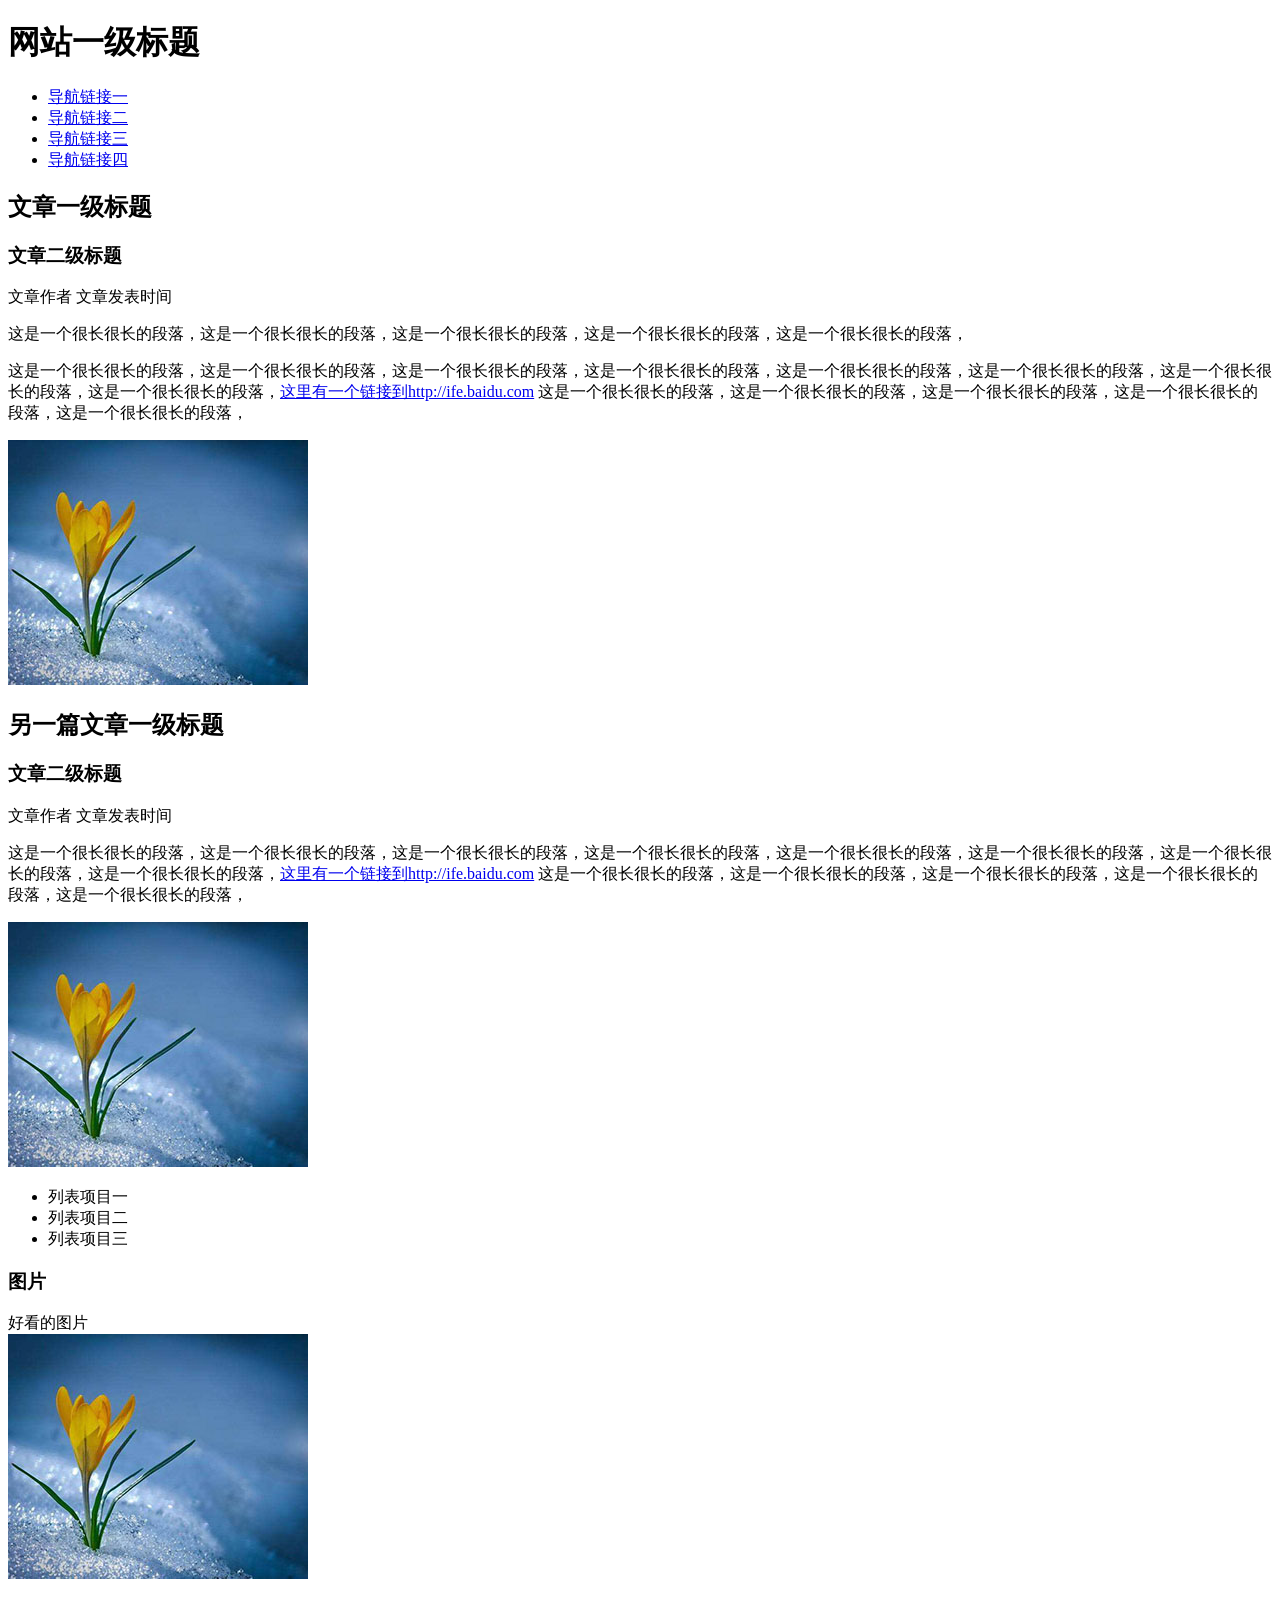
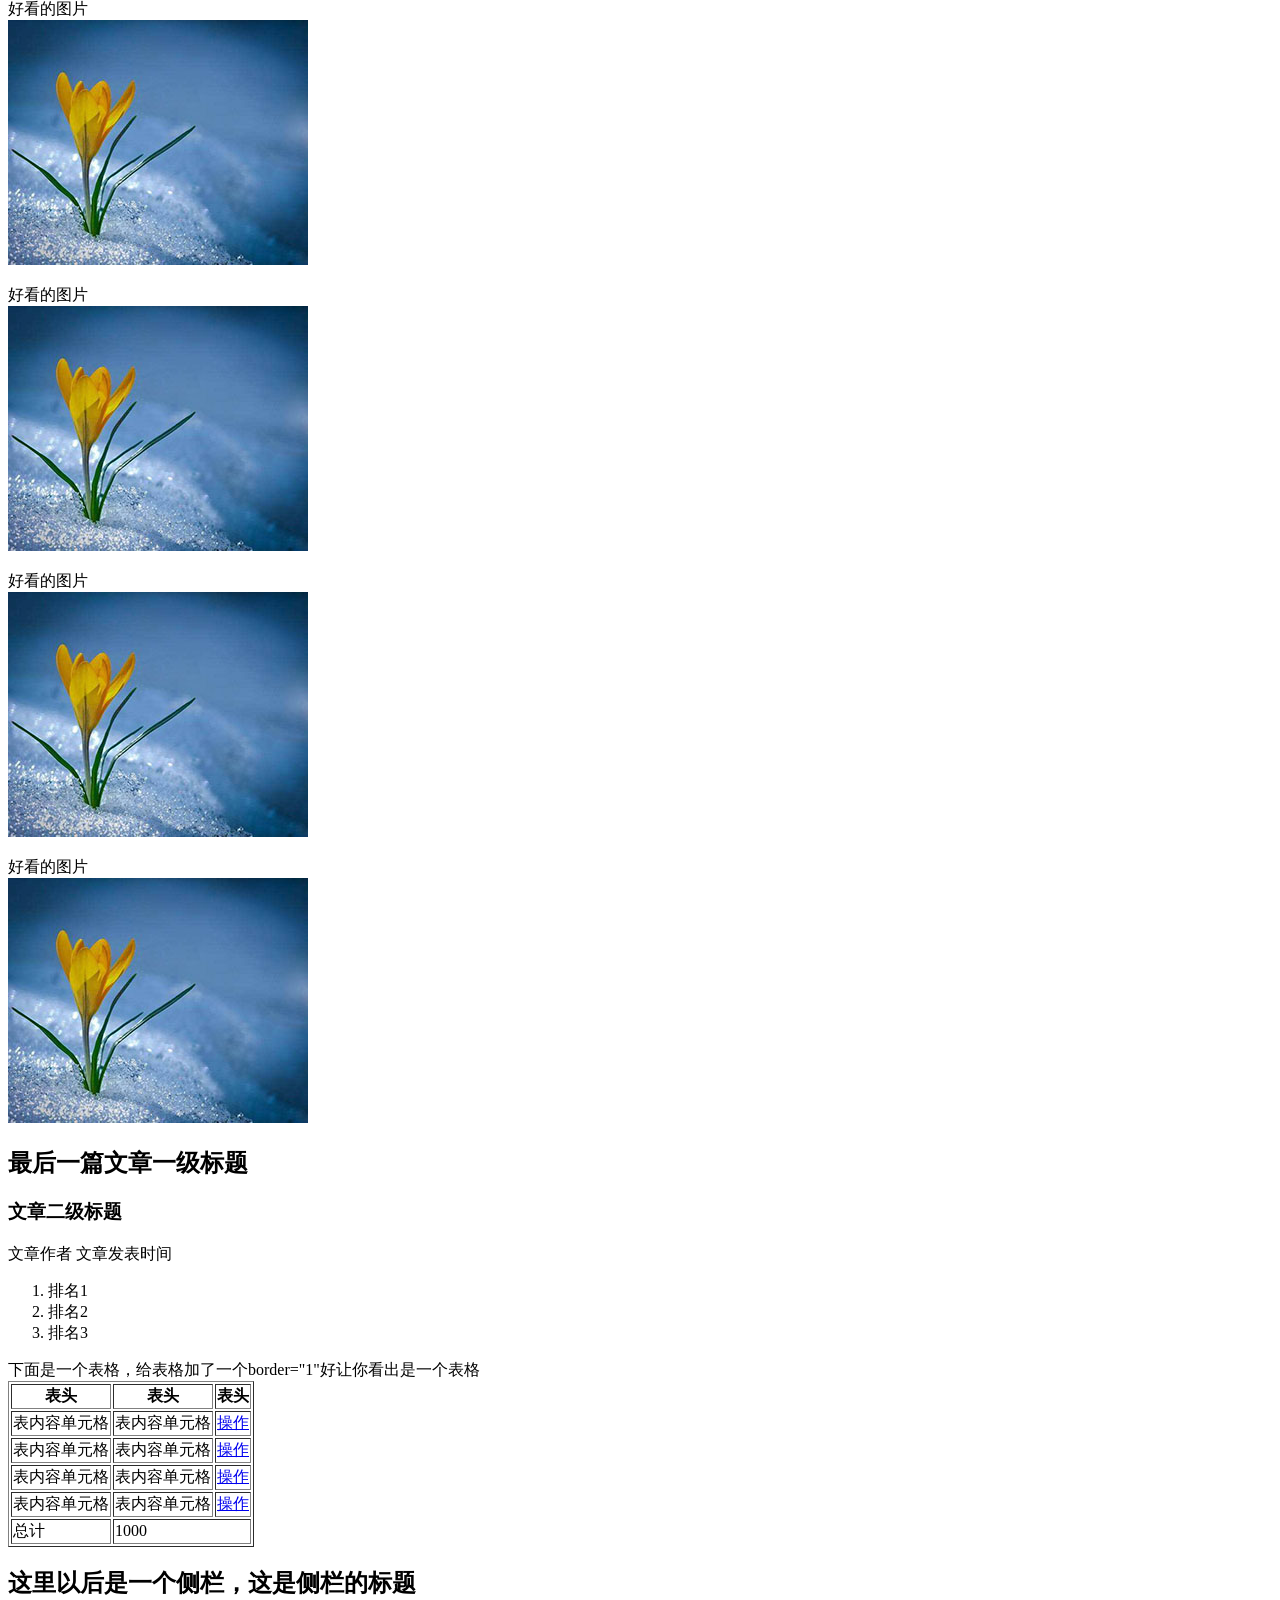
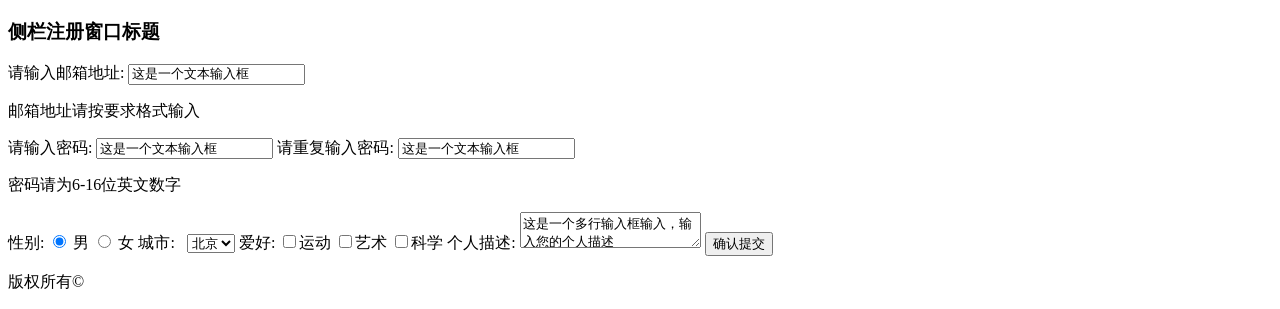
<file: xiaowei/Task1/index.html>
<!DOCTYPE html>
<html lang="en">
<head>
	<meta charset="UTF-8">
	<title>网站</title>
</head>
<body>
<div id="main">
	<h1>网站一级标题</h1>
	<ul>
		<li><a href="#">导航链接一</a></li>
		<li><a href="#">导航链接二</a></li>
		<li><a href="#">导航链接三</a></li>
		<li><a href="#">导航链接四</a></li>
	</ul>
	<section>
		<article>
			<h2>文章一级标题</h2>
			<h3>文章二级标题</h3>
			<span>文章作者 文章发表时间</span>
			<p>这是一个很长很长的段落，这是一个很长很长的段落，这是一个很长很长的段落，这是一个很长很长的段落，这是一个很长很长的段落，</p>
			<p>这是一个很长很长的段落，这是一个很长很长的段落，这是一个很长很长的段落，这是一个很长很长的段落，这是一个很长很长的段落，这是一个很长很长的段落，这是一个很长很长的段落，这是一个很长很长的段落，<a href="http://ife.baidu.com">这里有一个链接到http://ife.baidu.com</a> 这是一个很长很长的段落，这是一个很长很长的段落，这是一个很长很长的段落，这是一个很长很长的段落，这是一个很长很长的段落，</p>
			<img src="images/timg.jpg">
		</article>
	</section>
	<section>
		<article>
			<h2>另一篇文章一级标题</h2>
			<h3>文章二级标题</h3>
			<span>文章作者 文章发表时间</span>
			<p>这是一个很长很长的段落，这是一个很长很长的段落，这是一个很长很长的段落，这是一个很长很长的段落，这是一个很长很长的段落，这是一个很长很长的段落，这是一个很长很长的段落，这是一个很长很长的段落，<a href="http://ife.baidu.com">这里有一个链接到http://ife.baidu.com</a> 这是一个很长很长的段落，这是一个很长很长的段落，这是一个很长很长的段落，这是一个很长很长的段落，这是一个很长很长的段落，</p>
			<img src="images/timg.jpg">
			<ul>
				<li>列表项目一</li>
				<li>列表项目二</li>
				<li>列表项目三</li>
			</ul>
			<div id="img">
			<h1>图片</h1>
				<p>
					<span>好看的图片</span><br>
					<img src="images/timg.jpg">
				</p>
				<p>
					<span>好看的图片</span><br>
					<img src="images/timg.jpg">
				</p>
				<p>
					<span>好看的图片</span><br>
					<img src="images/timg.jpg">
				</p>
				<p>
					<span>好看的图片</span><br>
					<img src="images/timg.jpg">
				</p>
				<p>
					<span>好看的图片</span><br>
					<img src="images/timg.jpg">
				</p>
			</div>
		</article>
		<article>
			<h2>最后一篇文章一级标题</h2>
			<h3>文章二级标题</h3>
			<span>文章作者 文章发表时间</span>
			<ol>
				<li>排名1</li>
				<li>排名2</li>
				<li>排名3</li>
			</ol>
			<div>
				下面是一个表格，给表格加了一个border="1"好让你看出是一个表格
				<table border="1">
					<tr>
						<th>表头</th>
						<th>表头</th>
						<th>表头</th>
					</tr>
					<tr>
						<td>表内容单元格</td>
						<td>表内容单元格</td>
						<td><a href="#">操作</a></td>
					</tr>
					<tr>
						<td>表内容单元格</td>
						<td>表内容单元格</td>
						<td><a href="#">操作</a></td>
					</tr>
					<tr>
						<td>表内容单元格</td>
						<td>表内容单元格</td>
						<td><a href="#">操作</a></td>
					</tr>
					<tr>
						<td>表内容单元格</td>
						<td>表内容单元格</td>
						<td><a href="#">操作</a></td>
					</tr>
					<tr>
						<td>总计</td>
						<td colspan="2">1000</td>
					</tr>
				</table>
			</div>
		</article>
	</section>
	<div id="sidebar">
		<h2>这里以后是一个侧栏，这是侧栏的标题</h2>
		<h3>侧栏注册窗口标题</h3>
		<form>
			<p>
				<label>请输入邮箱地址: </label>
				<input type="text" value="这是一个文本输入框">
			</p>
			<p>
				邮箱地址请按要求格式输入
			</p>
			<p>
				<label>请输入密码: </label><input type="text" value="这是一个文本输入框">
				<label>请重复输入密码: </label><input type="text" value="这是一个文本输入框">
			</p>
			<p>密码请为6-16位英文数字</p>
		</form>
		<div>
			<label>性别: </label>
			<input type="radio" name="sex" checked="checked"> 男
			<input type="radio" name="sex"> 女 
			<label>城市: </label>&nbsp;
			<select>
				<option value="北京">北京</option>
				<option value="成都">成都</option>
				<option value="烟台">烟台</option>
			</select>
			<label>爱好:</label>
			<input type="checkbox" name="subject">运动
			<input type="checkbox" name="subject">艺术
			<input type="checkbox" name="subject">科学
			<label>个人描述: </label>
			<textarea name="comments">这是一个多行输入框输入，输入您的个人描述</textarea>
			<input type="submit" value="确认提交">
		</div>
	</div>
</div>
<div>
	<p>版权所有&copy;</p>
</div>
</body>
</html>
</file>
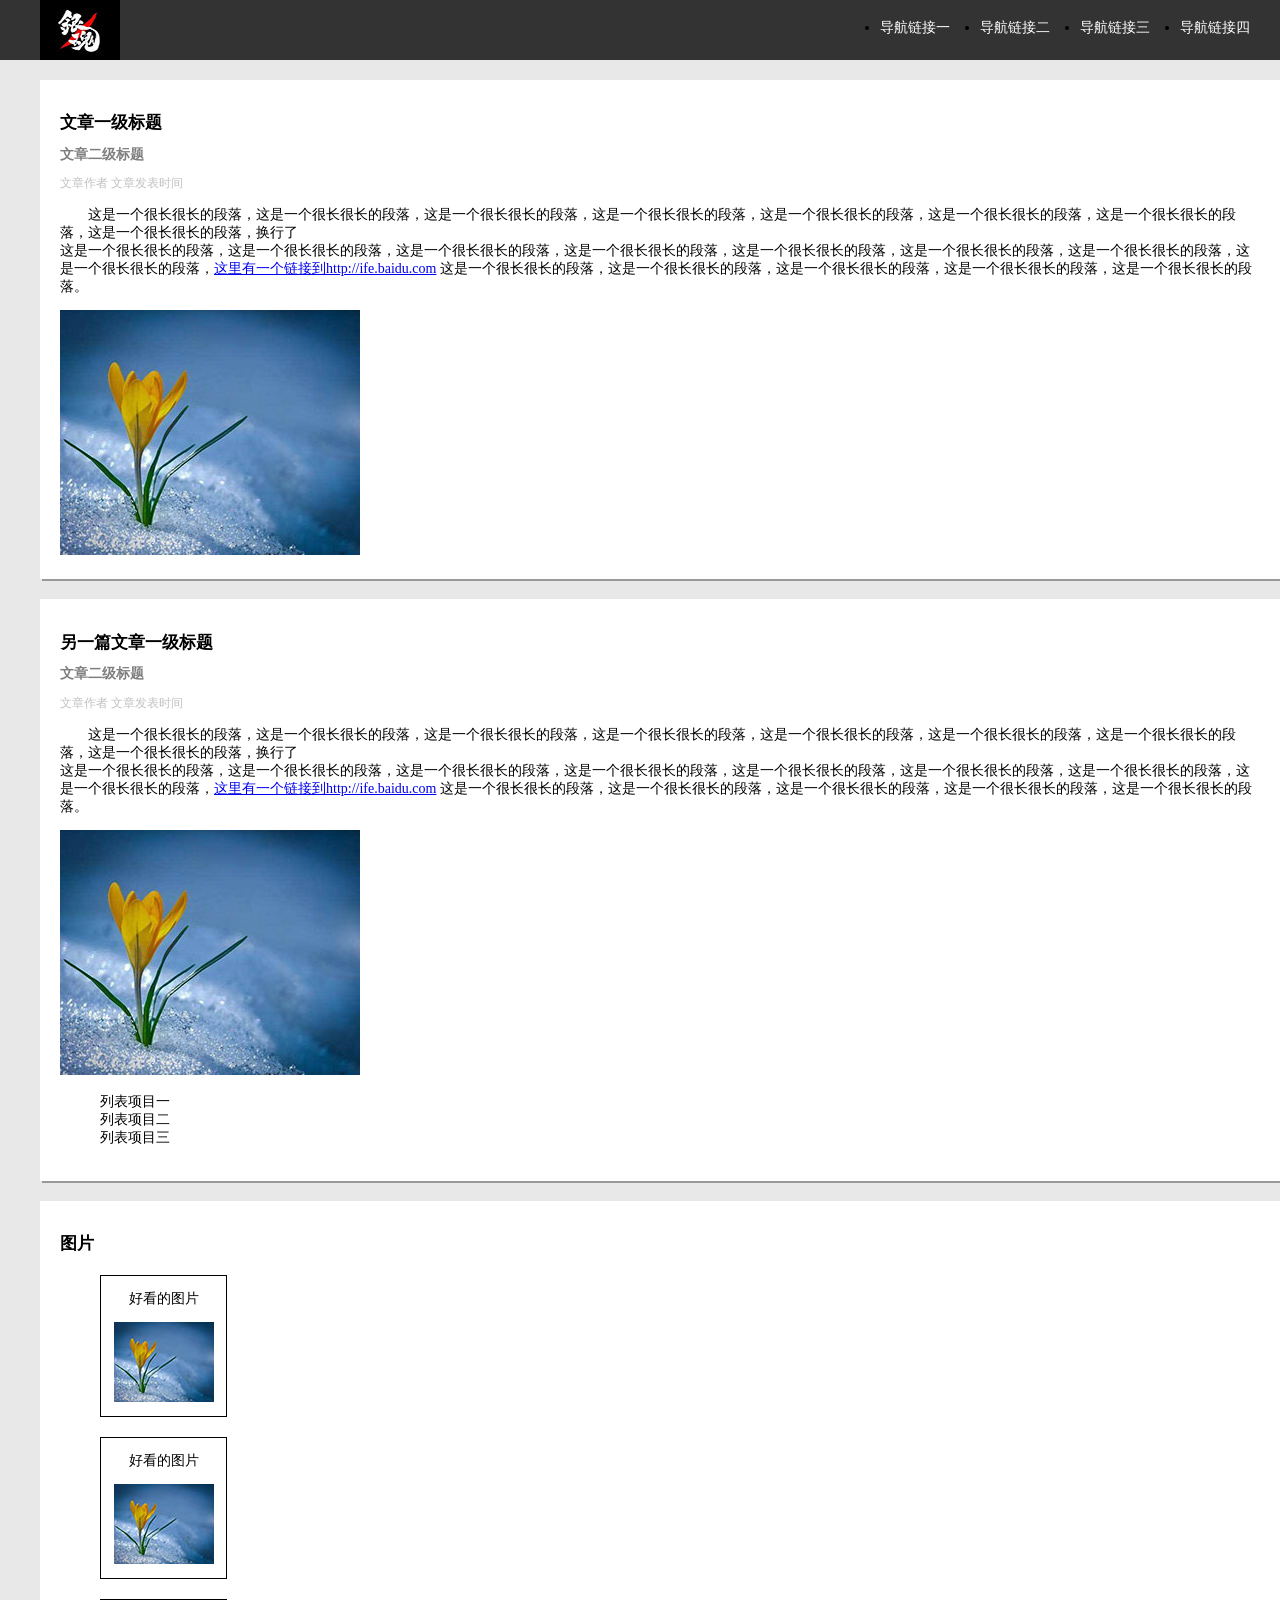
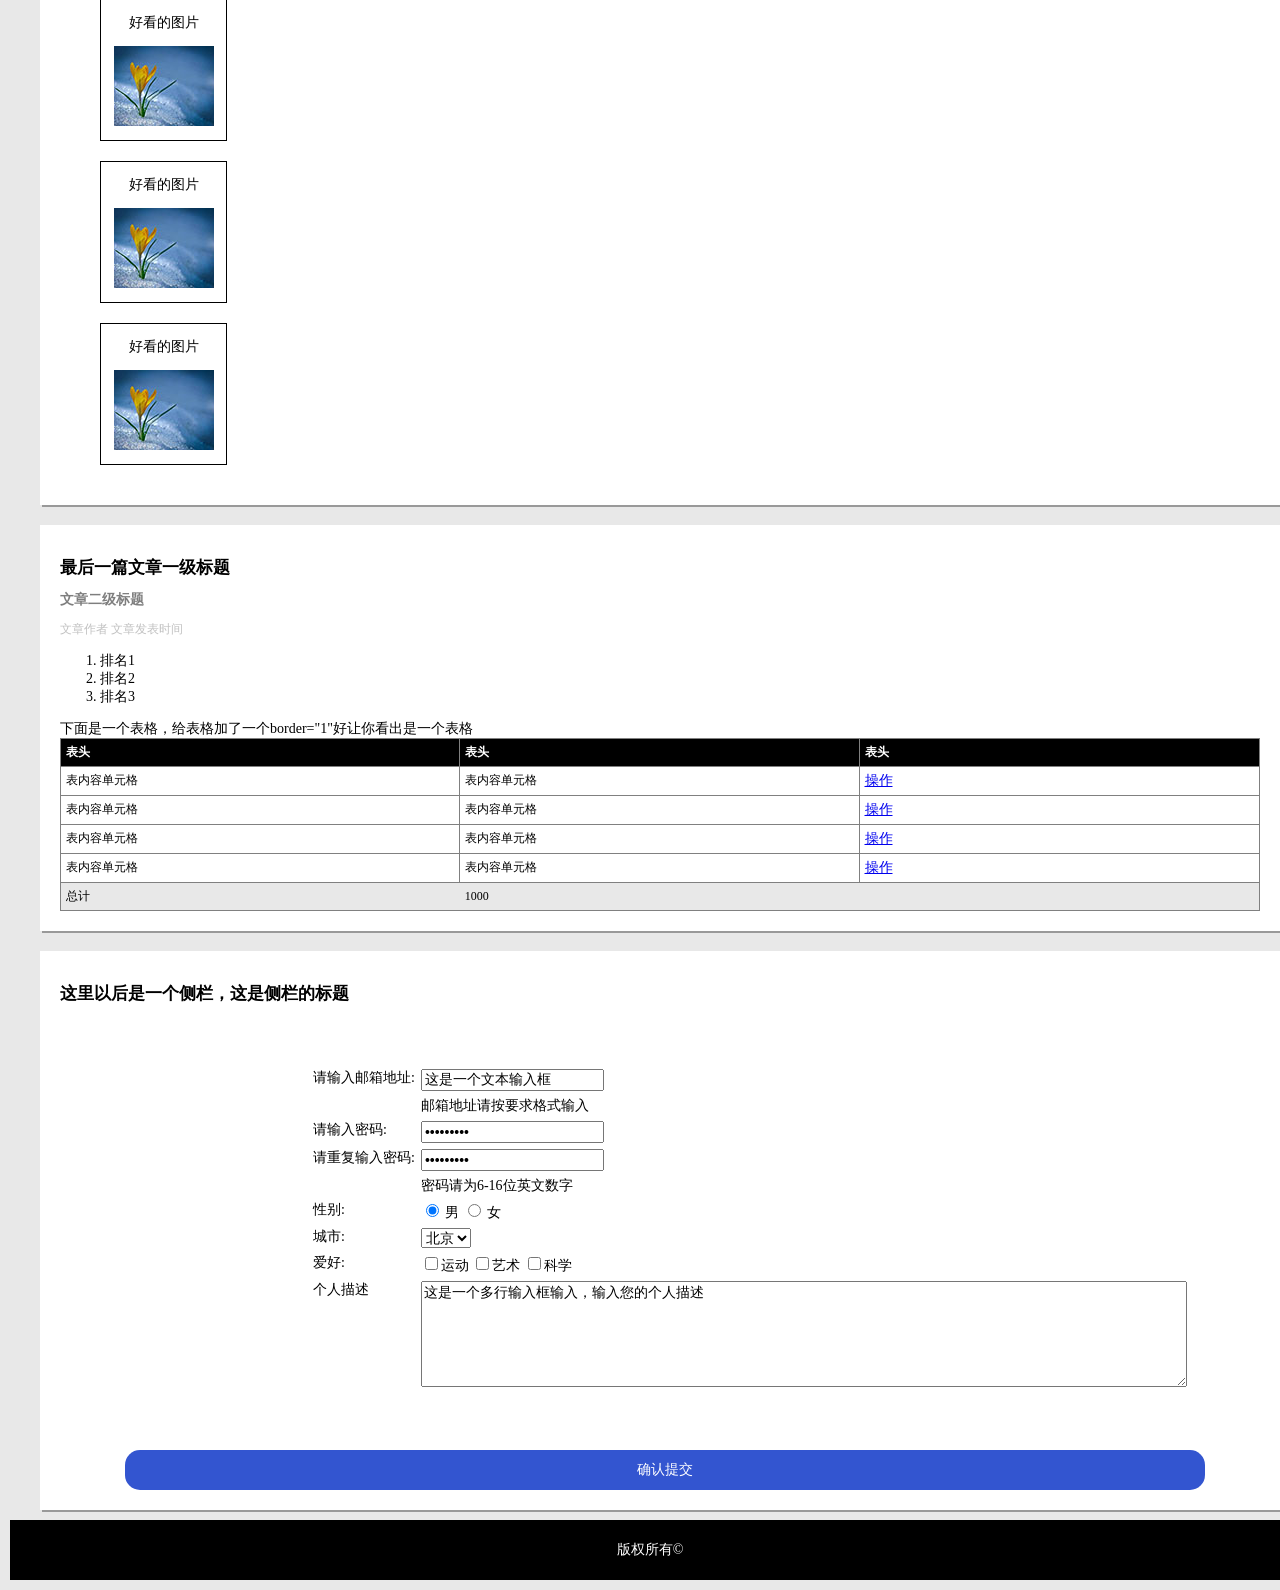
<file: xiaowei/Task2/index.html>
<!DOCTYPE html>
<html lang="en">
<head>
	<meta charset="UTF-8">
	<title>TASK2</title>
	<link rel="stylesheet" type="text/css" href="main.css">
</head>
<body>
<header>
<div id="nav">
	<div class="navMain">
		<div class="navLeft">
			<img src="images/yhLogo.jpg">
		</div>
		<div class="navRight">
		<ul>
			<li><a href="#">导航链接四</a></li>
			<li><a href="#">导航链接三</a></li>
			<li><a href="#">导航链接二</a></li>
			<li><a href="#">导航链接一</a></li>
		</ul>
		</div>
	</div>
</div>
</header>
<div id="main">
		<div class="art">
			<h1>文章一级标题</h1>
			<h2>文章二级标题</h2>
			<span class="author">文章作者 文章发表时间</span>
			<p class="indent">这是一个很长很长的段落，这是一个很长很长的段落，这是一个很长很长的段落，这是一个很长很长的段落，这是一个很长很长的段落，这是一个很长很长的段落，这是一个很长很长的段落，这是一个很长很长的段落，换行了<br>
			这是一个很长很长的段落，这是一个很长很长的段落，这是一个很长很长的段落，这是一个很长很长的段落，这是一个很长很长的段落，这是一个很长很长的段落，这是一个很长很长的段落，这是一个很长很长的段落，<a href="http://ife.baidu.com">这里有一个链接到http://ife.baidu.com</a> 这是一个很长很长的段落，这是一个很长很长的段落，这是一个很长很长的段落，这是一个很长很长的段落，这是一个很长很长的段落。</p>
			<img src="images/timg.jpg">
		</div>
		<div class="art">
			<h1>另一篇文章一级标题</h1>
			<h2>文章二级标题</h2>
			<span class="author">文章作者 文章发表时间</span>
			<p class="indent">这是一个很长很长的段落，这是一个很长很长的段落，这是一个很长很长的段落，这是一个很长很长的段落，这是一个很长很长的段落，这是一个很长很长的段落，这是一个很长很长的段落，这是一个很长很长的段落，换行了<br>这是一个很长很长的段落，这是一个很长很长的段落，这是一个很长很长的段落，这是一个很长很长的段落，这是一个很长很长的段落，这是一个很长很长的段落，这是一个很长很长的段落，这是一个很长很长的段落，<a href="http://ife.baidu.com">这里有一个链接到http://ife.baidu.com</a> 这是一个很长很长的段落，这是一个很长很长的段落，这是一个很长很长的段落，这是一个很长很长的段落，这是一个很长很长的段落。</p>
			<img src="images/timg.jpg">
			<ul>
				<li>列表项目一</li>
				<li>列表项目二</li>
				<li>列表项目三</li>
			</ul>
			
		</div>
		<div class="art">
			<h1>图片</h1>
			<div class="box">
				<div class="pic">
					<p>好看的图片</p>
					<img src="images/timg1.jpg">
				</div>
				<div class="pic">
					<p>好看的图片</p>
					<img src="images/timg1.jpg">
				</div>
				<div class="pic">
					<p>好看的图片</p>
					<img src="images/timg1.jpg">
				</div>
				<div class="pic">
					<p>好看的图片</p>
					<img src="images/timg1.jpg">
				</div>
				<div class="pic">
					<p>好看的图片</p>
					<img src="images/timg1.jpg">
				</div>
			</div>
		</div>
		<div class="art">
			<h1>最后一篇文章一级标题</h1>
			<h2>文章二级标题</h2>
			<span class="author">文章作者 文章发表时间</span>
			<ol>
				<li>排名1</li>
				<li>排名2</li>
				<li>排名3</li>
			</ol>
			<div>
				下面是一个表格，给表格加了一个border="1"好让你看出是一个表格
				<table>
					<tr class="headcolor">
						<th>表头</th>
						<th>表头</th>
						<th>表头</th>
					</tr>
					<tr>
						<td>表内容单元格</td>
						<td>表内容单元格</td>
						<td><a href="#">操作</a></td>
					</tr>
					<tr>
						<td>表内容单元格</td>
						<td>表内容单元格</td>
						<td><a href="#">操作</a></td>
					</tr>
					<tr>
						<td>表内容单元格</td>
						<td>表内容单元格</td>
						<td><a href="#">操作</a></td>
					</tr>
					<tr>
						<td>表内容单元格</td>
						<td>表内容单元格</td>
						<td><a href="#">操作</a></td>
					</tr>
					<tr class="lastcolor">
						<td >总计</td>
						<td colspan="2">1000</td>
					</tr>
				</table>
			</div>
		</div>
	<div id="sidebar">
		<h1>这里以后是一个侧栏，这是侧栏的标题</h1>
		<form>
			<div class="tableRow">
				<p><label>请输入邮箱地址: </label></p>
				<p><input type="text" value="这是一个文本输入框"></p>
			</div>
			<div class="tableRow">
				<p></p>
				<p>邮箱地址请按要求格式输入</p>
			</div>
			<div class="tableRow">
				<p><label>请输入密码: </label></p>
				<p><input type="password" value="这是一个文本输入框"><br></p>
			</div>
			<div class="tableRow">
				<p><label>请重复输入密码: </label></p>
				<p><input type="password" value="这是一个文本输入框"></p>
			</div>
			<div class="tableRow">
				<p></p>
				<p>密码请为6-16位英文数字</p>
			</div>
			<div class="tableRow">
				<p>性别: </p>
				<p>
					<input type="radio" name="sex" checked="checked"> 男
					<input type="radio" name="sex"> 女 
				</p>
			</div>
			<div class="tableRow">
				<p>城市:</p>
				<p>
					<select>
						<option value="北京">北京</option>
						<option value="成都">成都</option>
						<option value="烟台">烟台</option>
					</select> <br>
				</p>
			</div>
			<div class="tableRow">
				<p>爱好:</p>
				<p>
					<input type="checkbox" name="subject">运动
					<input type="checkbox" name="subject">艺术
					<input type="checkbox" name="subject">科学
				</p>
			</div>
			<div class="tableRow">
				<p>个人描述 </p>
				<p><textarea name="comments">这是一个多行输入框输入，输入您的个人描述</textarea><br></p>
			</div>
			<div class="tableRow">
				<p></p>
				<p></p>
			</div>
		</form>
		<input type="submit" value="确认提交" class="btn">
	</div>
</div>
<footer>
	版权所有&copy;
</footer>
</body>
</html>
</file>
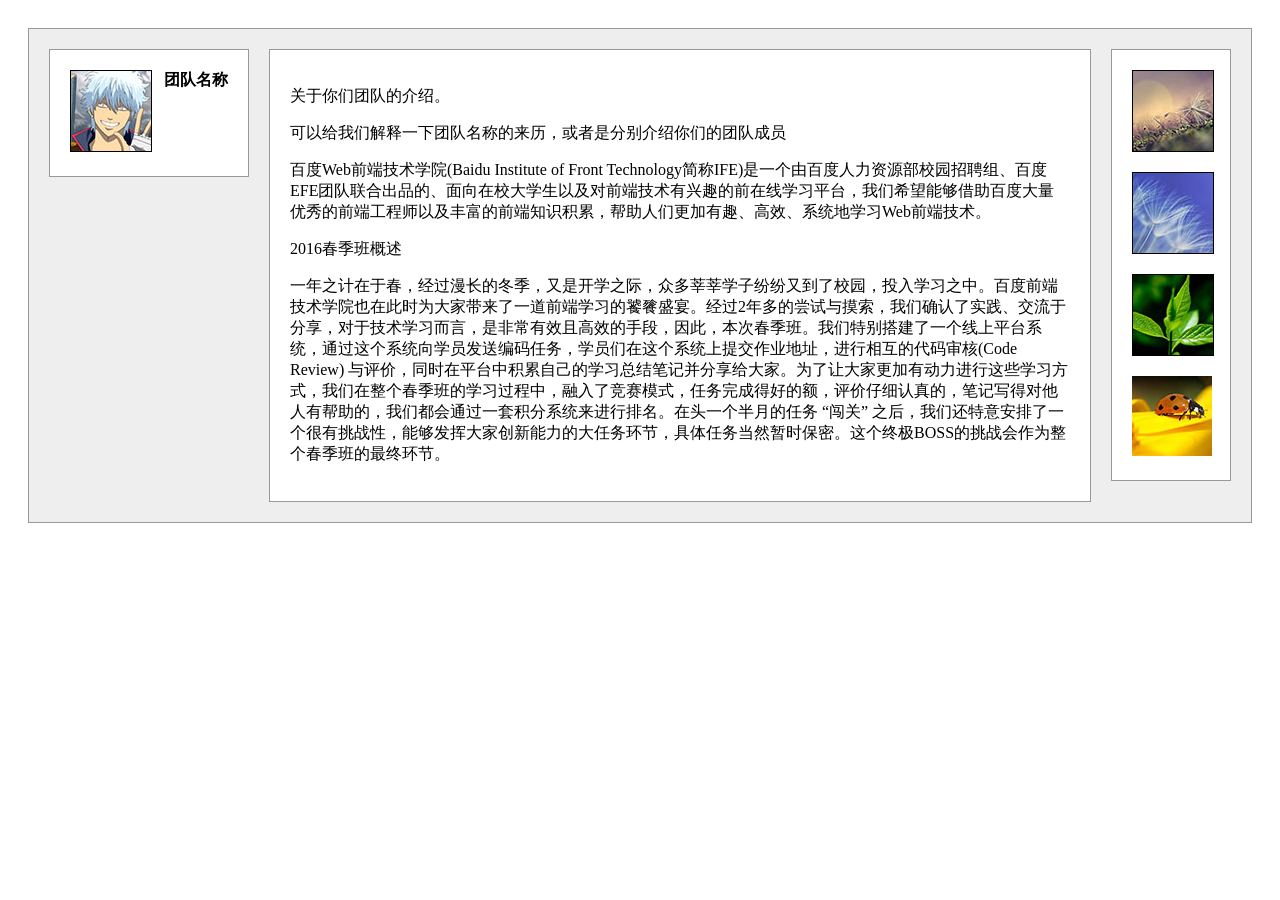
<file: xiaowei/Task3/index.html>
<!DOCTYPE html>
<html lang="en">
<head>
	<meta charset="UTF-8">
	<title>TASK3</title>
	<link rel="stylesheet" type="text/css" href="main.css">
</head>
<body>
	<div id="content">
		<div id="teamLeft">
			<div class="teamName">团队名称</div>
			<div class="teamLogo"><img src="images/logo.jpg"></div>
		</div>
		<div id="person">
			<img src="images/pl1.jpg" class="pic">
			<img src="images/pl2.jpg" class="pic">
			<img src="images/pl3.jpg" class="pic">
			<img src="images/pl4.jpg">
		</div>
		<div id="teamitr">
			<p>关于你们团队的介绍。</p>
			<p>可以给我们解释一下团队名称的来历，或者是分别介绍你们的团队成员</p>
			<p>
				百度Web前端技术学院(Baidu Institute of Front Technology简称IFE)是一个由百度人力资源部校园招聘组、百度EFE团队联合出品的、面向在校大学生以及对前端技术有兴趣的前在线学习平台，我们希望能够借助百度大量优秀的前端工程师以及丰富的前端知识积累，帮助人们更加有趣、高效、系统地学习Web前端技术。
			</p>
			<p>2016春季班概述</p>
			<p>
				一年之计在于春，经过漫长的冬季，又是开学之际，众多莘莘学子纷纷又到了校园，投入学习之中。百度前端技术学院也在此时为大家带来了一道前端学习的饕餮盛宴。经过2年多的尝试与摸索，我们确认了实践、交流于分享，对于技术学习而言，是非常有效且高效的手段，因此，本次春季班。我们特别搭建了一个线上平台系统，通过这个系统向学员发送编码任务，学员们在这个系统上提交作业地址，进行相互的代码审核(Code Review) 与评价，同时在平台中积累自己的学习总结笔记并分享给大家。为了让大家更加有动力进行这些学习方式，我们在整个春季班的学习过程中，融入了竞赛模式，任务完成得好的额，评价仔细认真的，笔记写得对他人有帮助的，我们都会通过一套积分系统来进行排名。在头一个半月的任务 “闯关” 之后，我们还特意安排了一个很有挑战性，能够发挥大家创新能力的大任务环节，具体任务当然暂时保密。这个终极BOSS的挑战会作为整个春季班的最终环节。
			</p>
		</div>
	</div>
</body>
</html>
</file>
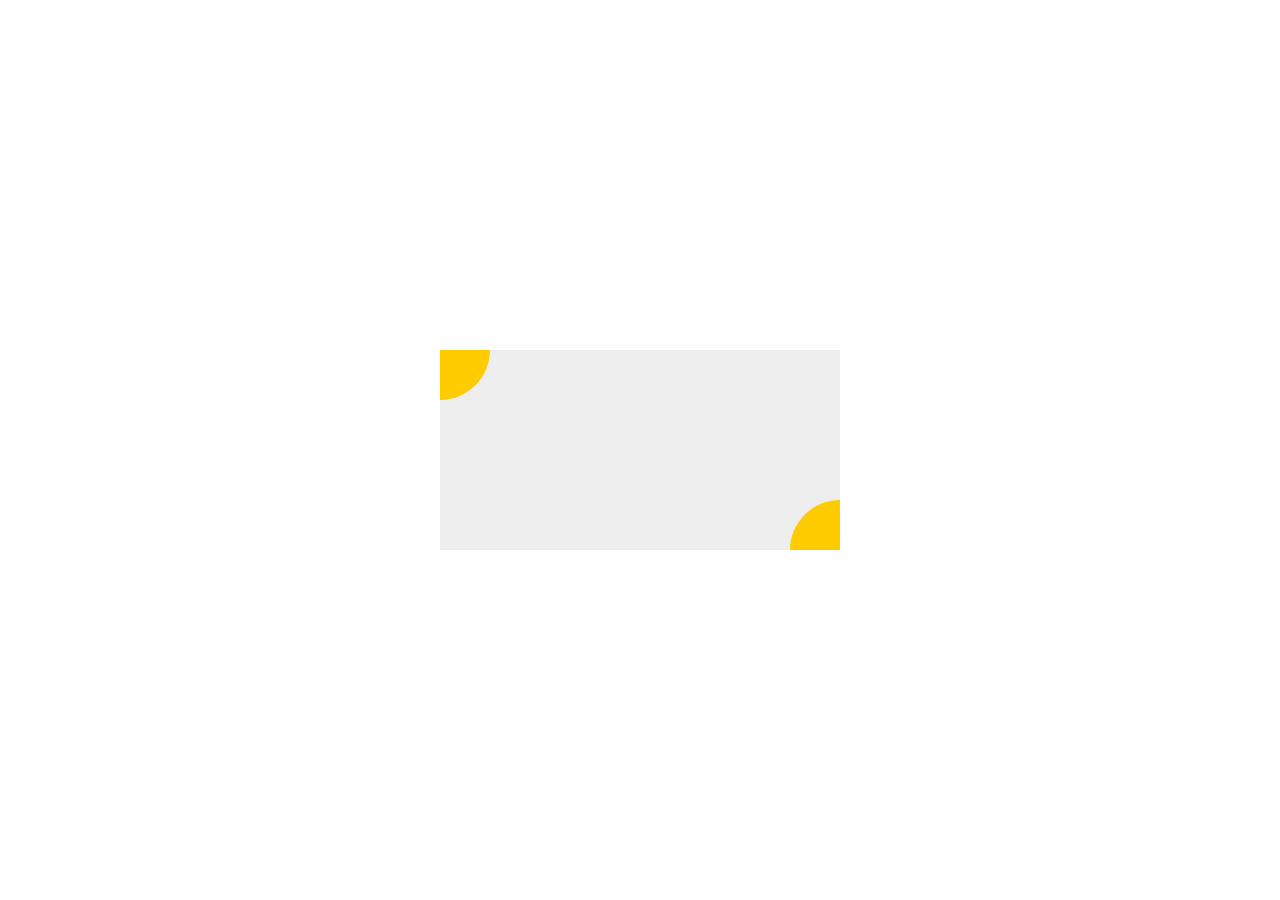
<file: xiaowei/Task4/index.html>
<!DOCTYPE html>
<html lang="en">
<head>
	<meta charset="UTF-8">
	<title>TASK4</title>
	<style type="text/css">
		.box-set {
			background: #eee;
			width: 400px;
			height: 200px;
			position: absolute;
			top: 50%;
			left: 50%;
			transform: translate(-50%,-50%);
			
		}
		.box1 {
			width: 50px;
			height: 50px;
			background: #fc0;
			border-bottom-right-radius: 50px;
		}
		.box2 {
			width: 50px;
			height: 50px;
			background: #fc0;
			border-top-left-radius: 50px;
			position: absolute;
			right: 0;
			bottom: 0;
		}
	</style>
</head>
<body>
<div class="container">
<div class="box-set">
	<div class="box1"></div>
	<div class="box2"></div>
</div>
</div>
</body>
</html>
</file>
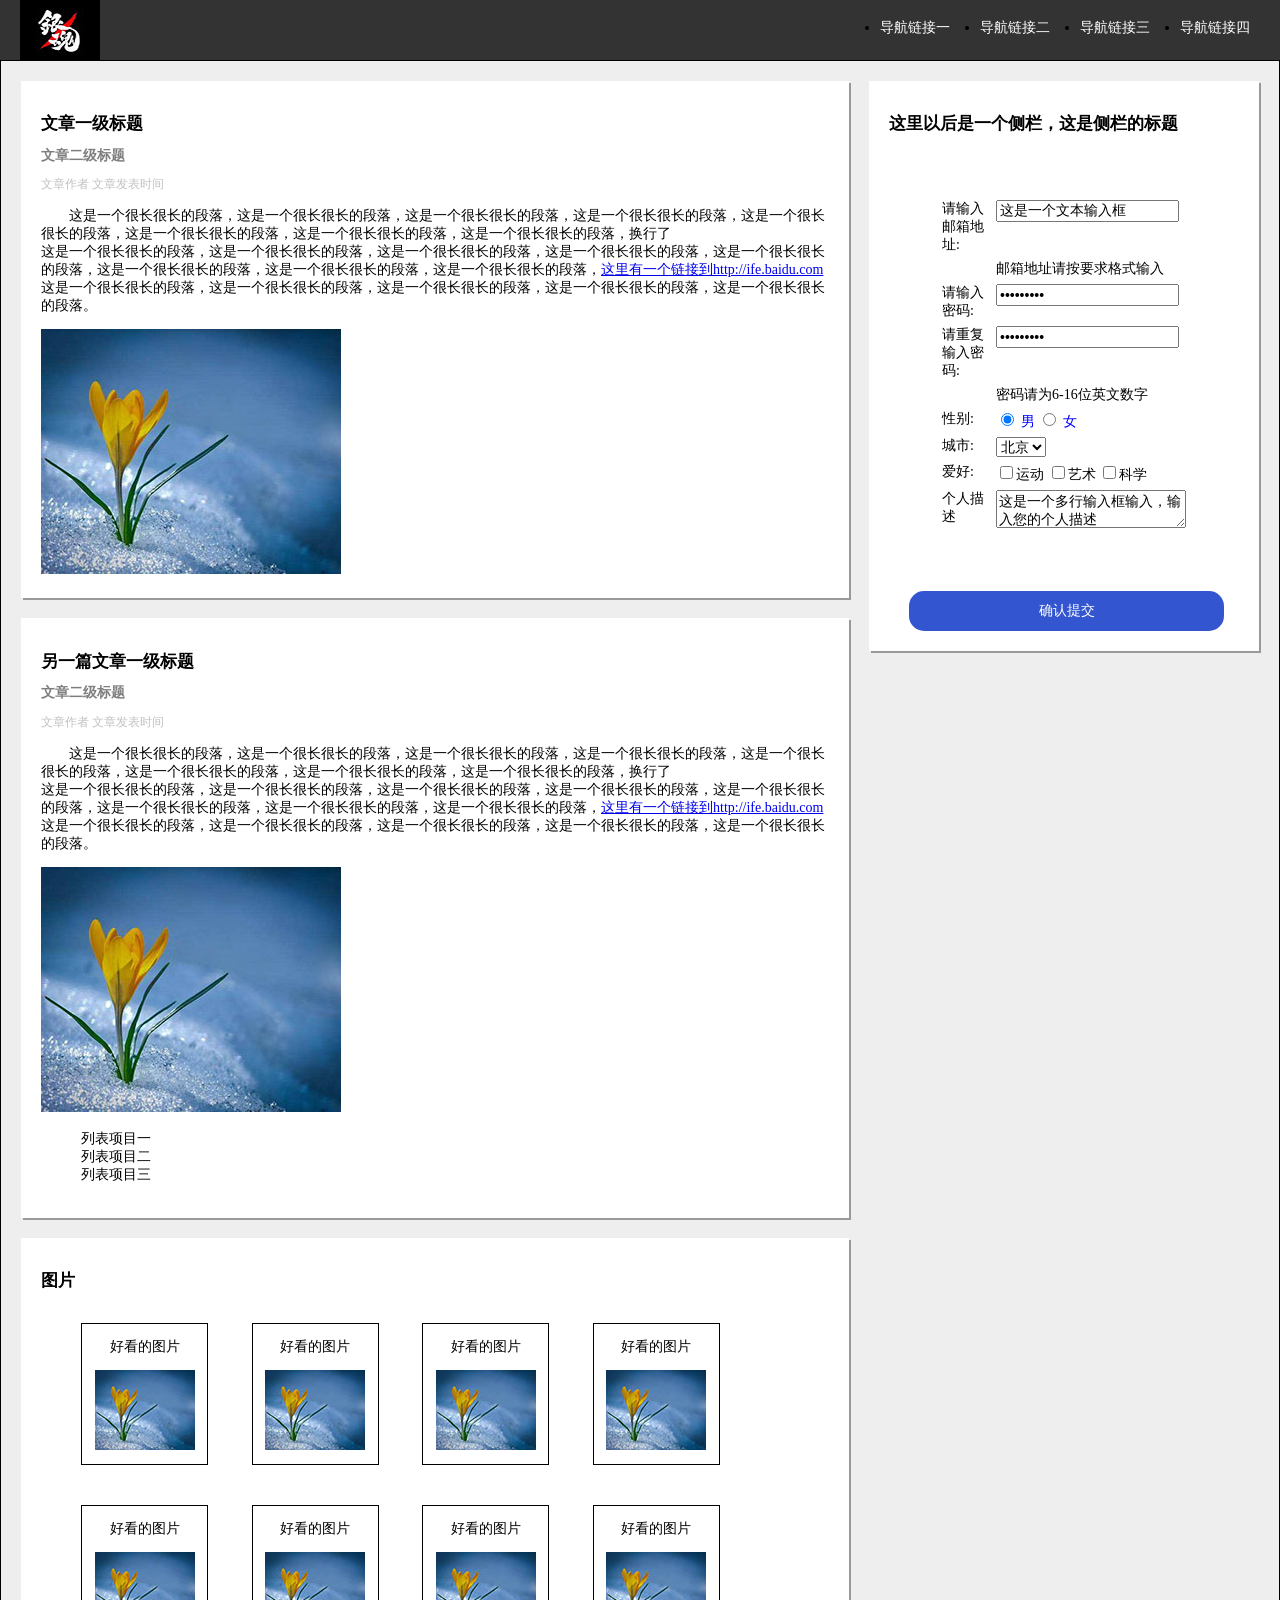
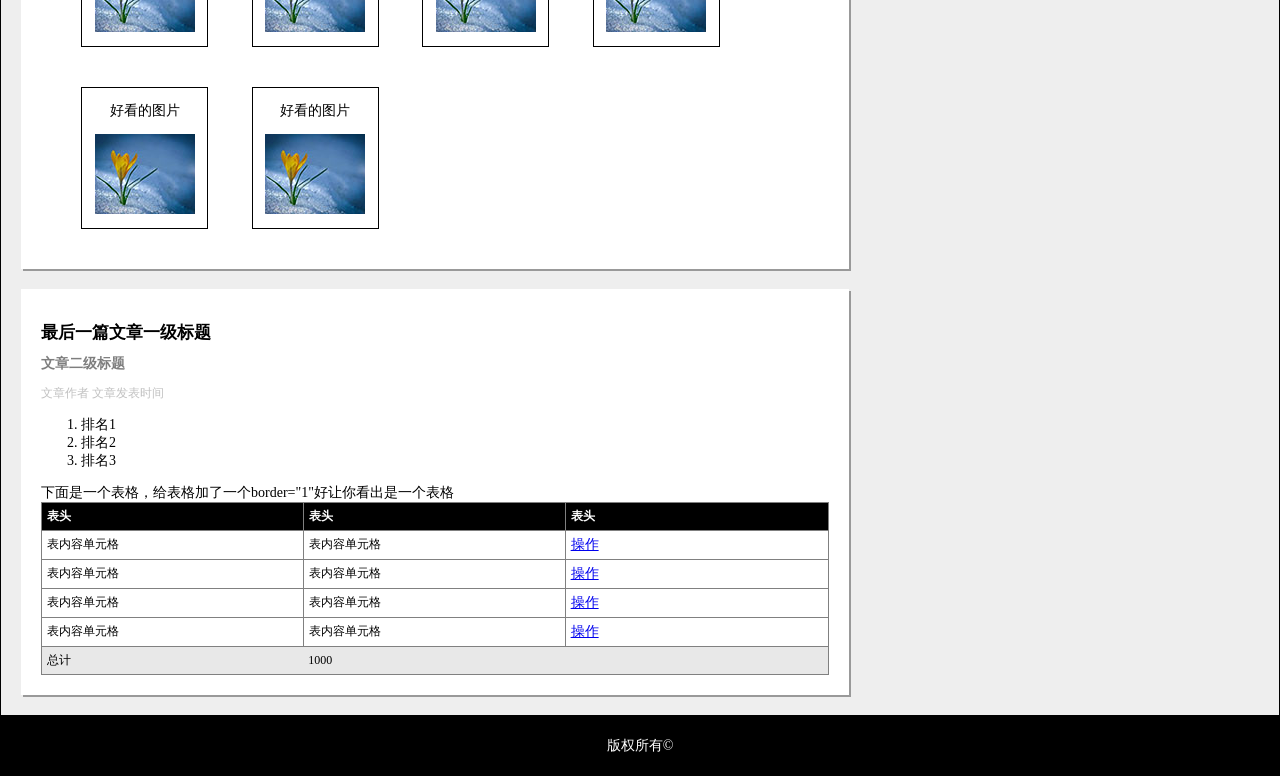
<file: xiaowei/Task5/index.html>
<!DOCTYPE html>
<html lang="en">
<head>
	<meta charset="UTF-8">
	<title>TASK5</title>
	<link rel="stylesheet" type="text/css" href="main.css">
</head>
<body>
<header>
<div id="nav">
	<div class="navMain">
		<div class="navLeft">
			<img src="images/yhLogo.jpg">
		</div>
		<div class="navRight">
		<ul>
			<li><a href="#">导航链接四</a></li>
			<li><a href="#">导航链接三</a></li>
			<li><a href="#">导航链接二</a></li>
			<li><a href="#">导航链接一</a></li>
		</ul>
		</div>
	</div>
</div>
</header>
<div id="main">
		<div id="sidebar">
			<h1>这里以后是一个侧栏，这是侧栏的标题</h1>
			<form>
				<div class="tableRow">
					<p><label>请输入邮箱地址: </label></p>
					<p><input type="text" value="这是一个文本输入框"></p>
				</div>
				<div class="tableRow">
					<p></p>
					<p>邮箱地址请按要求格式输入</p>
				</div>
				<div class="tableRow">
					<p><label>请输入密码: </label></p>
					<p><input type="password" value="这是一个文本输入框"><br></p>
				</div>
				<div class="tableRow">
					<p><label>请重复输入密码: </label></p>
					<p><input type="password" value="这是一个文本输入框"></p>
				</div>
				<div class="tableRow">
					<p></p>
					<p>密码请为6-16位英文数字</p>
				</div>
				<div class="tableRow">
					<p>性别: </p>
					<p class="radio">
						<input type="radio" name="sex" checked="checked"> 男
						<input type="radio" name="sex"> 女 
					</p>
				</div>
				<div class="tableRow">
					<p>城市:</p>
					<p>
						<select>
							<option value="北京">北京</option>
							<option value="成都">成都</option>
							<option value="烟台">烟台</option>
						</select> <br>
					</p>
				</div>
				<div class="tableRow">
					<p>爱好:</p>
					<p>
						<input type="checkbox" name="subject">运动
						<input type="checkbox" name="subject">艺术
						<input type="checkbox" name="subject">科学
					</p>
				</div>
				<div class="tableRow">
					<p>个人描述 </p>
					<p><textarea name="comments">这是一个多行输入框输入，输入您的个人描述</textarea><br></p>
				</div>
				<div class="tableRow">
					<p></p>
					<p></p>
				</div>
			</form>
			<input type="submit" value="确认提交" class="btn">
		</div>

		<div id="mainLeft">
		<div class="art">
			<h1>文章一级标题</h1>
			<h2>文章二级标题</h2>
			<span class="author">文章作者 文章发表时间</span>
			<p class="indent">这是一个很长很长的段落，这是一个很长很长的段落，这是一个很长很长的段落，这是一个很长很长的段落，这是一个很长很长的段落，这是一个很长很长的段落，这是一个很长很长的段落，这是一个很长很长的段落，换行了<br>
			这是一个很长很长的段落，这是一个很长很长的段落，这是一个很长很长的段落，这是一个很长很长的段落，这是一个很长很长的段落，这是一个很长很长的段落，这是一个很长很长的段落，这是一个很长很长的段落，<a href="http://ife.baidu.com">这里有一个链接到http://ife.baidu.com</a> 这是一个很长很长的段落，这是一个很长很长的段落，这是一个很长很长的段落，这是一个很长很长的段落，这是一个很长很长的段落。</p>
			<img src="images/timg.jpg">
		</div>

		<div class="art">
			<h1>另一篇文章一级标题</h1>
			<h2>文章二级标题</h2>
			<span class="author">文章作者 文章发表时间</span>
			<p class="indent">这是一个很长很长的段落，这是一个很长很长的段落，这是一个很长很长的段落，这是一个很长很长的段落，这是一个很长很长的段落，这是一个很长很长的段落，这是一个很长很长的段落，这是一个很长很长的段落，换行了<br>这是一个很长很长的段落，这是一个很长很长的段落，这是一个很长很长的段落，这是一个很长很长的段落，这是一个很长很长的段落，这是一个很长很长的段落，这是一个很长很长的段落，这是一个很长很长的段落，<a href="http://ife.baidu.com">这里有一个链接到http://ife.baidu.com</a> 这是一个很长很长的段落，这是一个很长很长的段落，这是一个很长很长的段落，这是一个很长很长的段落，这是一个很长很长的段落。</p>
			<img src="images/timg.jpg">
			<ul>
				<li>列表项目一</li>
				<li>列表项目二</li>
				<li>列表项目三</li>
			</ul>
			
		</div>

		<div class="art">
			<h1>图片</h1>
			<div class="box">
				<div class="pic">
					<p>好看的图片</p>
					<img src="images/timg1.jpg">
				</div>
				<div class="pic">
					<p>好看的图片</p>
					<img src="images/timg1.jpg">
				</div>
				<div class="pic">
					<p>好看的图片</p>
					<img src="images/timg1.jpg">
				</div>
				<div class="pic">
					<p>好看的图片</p>
					<img src="images/timg1.jpg">
				</div>
				<div class="pic">
					<p>好看的图片</p>
					<img src="images/timg1.jpg">
				</div>
				<div class="pic">
					<p>好看的图片</p>
					<img src="images/timg1.jpg">
				</div>
				<div class="pic">
					<p>好看的图片</p>
					<img src="images/timg1.jpg">
				</div>
				<div class="pic">
					<p>好看的图片</p>
					<img src="images/timg1.jpg">
				</div>
				<div class="pic">
					<p>好看的图片</p>
					<img src="images/timg1.jpg">
				</div>
				<div class="pic">
					<p>好看的图片</p>
					<img src="images/timg1.jpg">
				</div>
			</div>
		</div>

		<div class="art">
			<h1>最后一篇文章一级标题</h1>
			<h2>文章二级标题</h2>
			<span class="author">文章作者 文章发表时间</span>
			<ol>
				<li>排名1</li>
				<li>排名2</li>
				<li>排名3</li>
			</ol>
			<div>
				下面是一个表格，给表格加了一个border="1"好让你看出是一个表格
				<table>
					<tr class="headcolor">
						<th>表头</th>
						<th>表头</th>
						<th>表头</th>
					</tr>
					<tr>
						<td>表内容单元格</td>
						<td>表内容单元格</td>
						<td><a href="#">操作</a></td>
					</tr>
					<tr>
						<td>表内容单元格</td>
						<td>表内容单元格</td>
						<td><a href="#">操作</a></td>
					</tr>
					<tr>
						<td>表内容单元格</td>
						<td>表内容单元格</td>
						<td><a href="#">操作</a></td>
					</tr>
					<tr>
						<td>表内容单元格</td>
						<td>表内容单元格</td>
						<td><a href="#">操作</a></td>
					</tr>
					<tr class="lastcolor">
						<td >总计</td>
						<td colspan="2">1000</td>
					</tr>
				</table>
			</div>
		</div>
		</div> <!-- mainLeft结束 -->
</div>
<footer>
	版权所有&copy;
</footer>
</body>
</html>
</file>
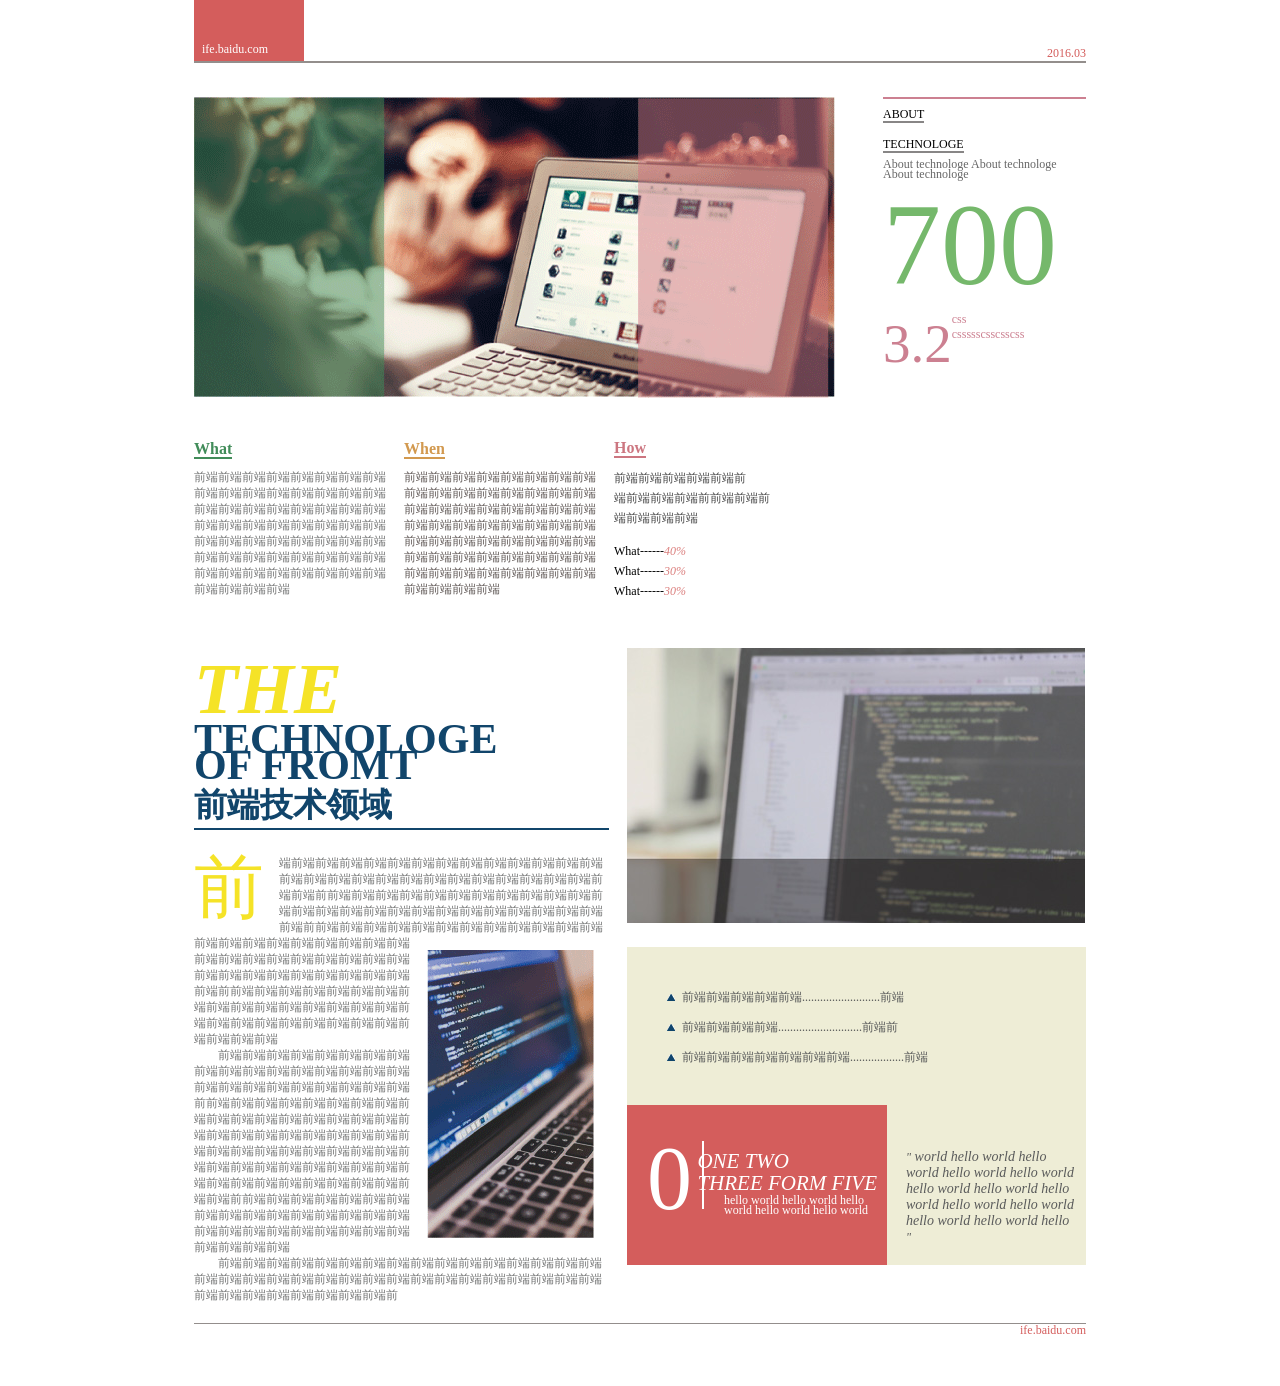
<file: xiaowei/Task6/index.html>
<!DOCTYPE html>
<html lang="en">
<head>
	<meta charset="UTF-8">
	<title>Task6</title>
	<link rel="stylesheet" type="text/css" href="main.css">
</head>
<body>
	<div class="wrap">
		<div class="top">
			<div class="top_content">
				<div class="top_left">
					<p>ife.baidu.com</p>
				</div>
				<div class="top_right">
					<p>2016.03</p>
				</div>
			</div>
		</div> <!-- top结束 -->
		<div class="middle">
			<div class="ad_itr">
				<div class="title">
					<p><span class="s1">ABOUT</span></p>
					<p><span class="s2">TECHNOLOGE</span></p>
				</div>
				<div class="d3">About technologe About technologe About technologe</div>
				<div class="d4">700</div>
				<div class="d5">
					<div class="d5_left">3.2</div>
					<div class="d5_right">
						<p class="p1">css</p>
						<p class="p2">cssssscsscsscss</p>
					</div>
				</div>
			</div> <!-- ad_itr结束 -->
			<div class="ad_pic">
				<img src="images/ad.gif">
			</div> <!-- ad_pic结束 -->
			<div class="ad_content">
			<div>
				<ul>
					<li>
						<span class="what">What</span>
						<div class="what">前端前端前端前端前端前端前端前端前端前端前端前端前端前端前端前端前端前端前端前端前端前端前端前端前端前端前端前端前端前端前端前端前端前端前端前端前端前端前端前端前端前端前端前端前端前端前端前端前端前端前端前端前端前端前端前端前端前端前端前端</div>
					</li>
					<li>
						<span class="when">When</span>
						<div class="when">前端前端前端前端前端前端前端前端前端前端前端前端前端前端前端前端前端前端前端前端前端前端前端前端前端前端前端前端前端前端前端前端前端前端前端前端前端前端前端前端前端前端前端前端前端前端前端前端前端前端前端前端前端前端前端前端前端前端前端前端</div>
					</li>
					<li>
						<span class="how">How</span>
						<div class="how">前端前端前端前端前端前<br>端前端前端前端前前端前端前<br>端前端前端前端</div>
						<div class="how_list">
							<ul>
								<li>What------<span>40%</span></li>
								<li>What------<span>30%</span></li>
								<li>What------<span>30%</span></li>
							</ul>
						</div>
					</li>
				</ul>
				</div>
			</div> <!-- ad_content结束 -->
		</div> <!-- middle结束 -->
		<div class="bottom">
			<div class="bt_left">
				<div class="bt_left_title">
					<span class="the">THE </span> <span class="tec">TECHNOLOGE<br>OF FROMT<br></span><span class="qianduan">前端技术领域</span>
				</div>
				<div class="bt_left_content">
					<div class="txt"><span class="qian">前</span>端前端前端前端前端前端前端前端前端前端前端前端前端前端前端前端前端前端前端前端前端前端前端前端前端前端前端前端前端前前端前端前端前端前端前端前端前端前端前端前端前端前端前端前端前端前端前端前端前端前端前端前端前端前端前端前前端前端前端前端前端前端前端前端前端前端前端前端前端前端前端<img src="images/qianduan.gif">前端前端前端前端前端前端前端前端前端前端前端前端前端前端前端前端前端前端前端前端前端前端前端前端前端前前端前端前端前端前端前端前端前端前端前端前端前端前端前端前端前端前端前端前端前端前端前端前端前端前端前端前端前端前端<p>前端前端前端前端前端前端前端前端前端前端前端前端前端前端前端前端前端前端前端前端前端前端前端前端前端前端前前端前端前端前端前端前端前端前端前端前端前端前端前端前端前端前端前端前端前端前端前端前端前端前端前端前端前端前端前端前端前端前端前端前端前端前端前端前端前端前端前端前端前端前端前端前端前端前端前端前端前端前端前端前端前端前前端前端前端前端前端前端前端前端前端前端前端前端前端前端前端前端前端前端前端前端前端前端前端前端前端前端前端前端前端</p><p>前端前端前端前端前端前端前端前端前端前端前端前端前端前端前端前端前端前端前端前端前端前端前端前端前端前端前端前端前端前端前端前端前端前端前端前端前端前端前端前端前端前</p></div>
				</div> <!-- bt_left_content结束 -->
			</div> <!-- bt_left结束 -->
			<div class="bt_right">
				<div class="bt_right_pic">
					<img src="images/right.jpg">
				</div>
				<div class="bt_right_list">
					<div class="list_txt">
						<ul>
							<li>前端前端前端前端前端..........................前端</li>
							<li>前端前端前端前端............................前端前</li>
							<li>前端前端前端前端前端前端前端..................前端</li>
						</ul>
					</div>
					<div class="list_bottom">
						<div class="ad">
							<div class="ad_content">
								<span class="left">0</span>
								<span class="left_line"></span>
								<span class="right">ONE TWO <br>THREE FORM FIVE</span>
								<span class="right_bt">hello world hello world hello world hello world hello world</span>
							</div>
						</div>
						<div class="content">
							<span>"</span> world hello world hello world hello world hello world hello world hello world hello world hello
							world hello world hello world hello world hello<span> "</span>
						</div>
					</div>
				</div>
			</div> <!-- bt_right结束 -->
		</div> <!-- bottom结束 -->
		<div class="footer">
			<span>ife.baidu.com</span>
		</div>
	</div> <!-- wrap结束 -->
</body>
</html>
</file>
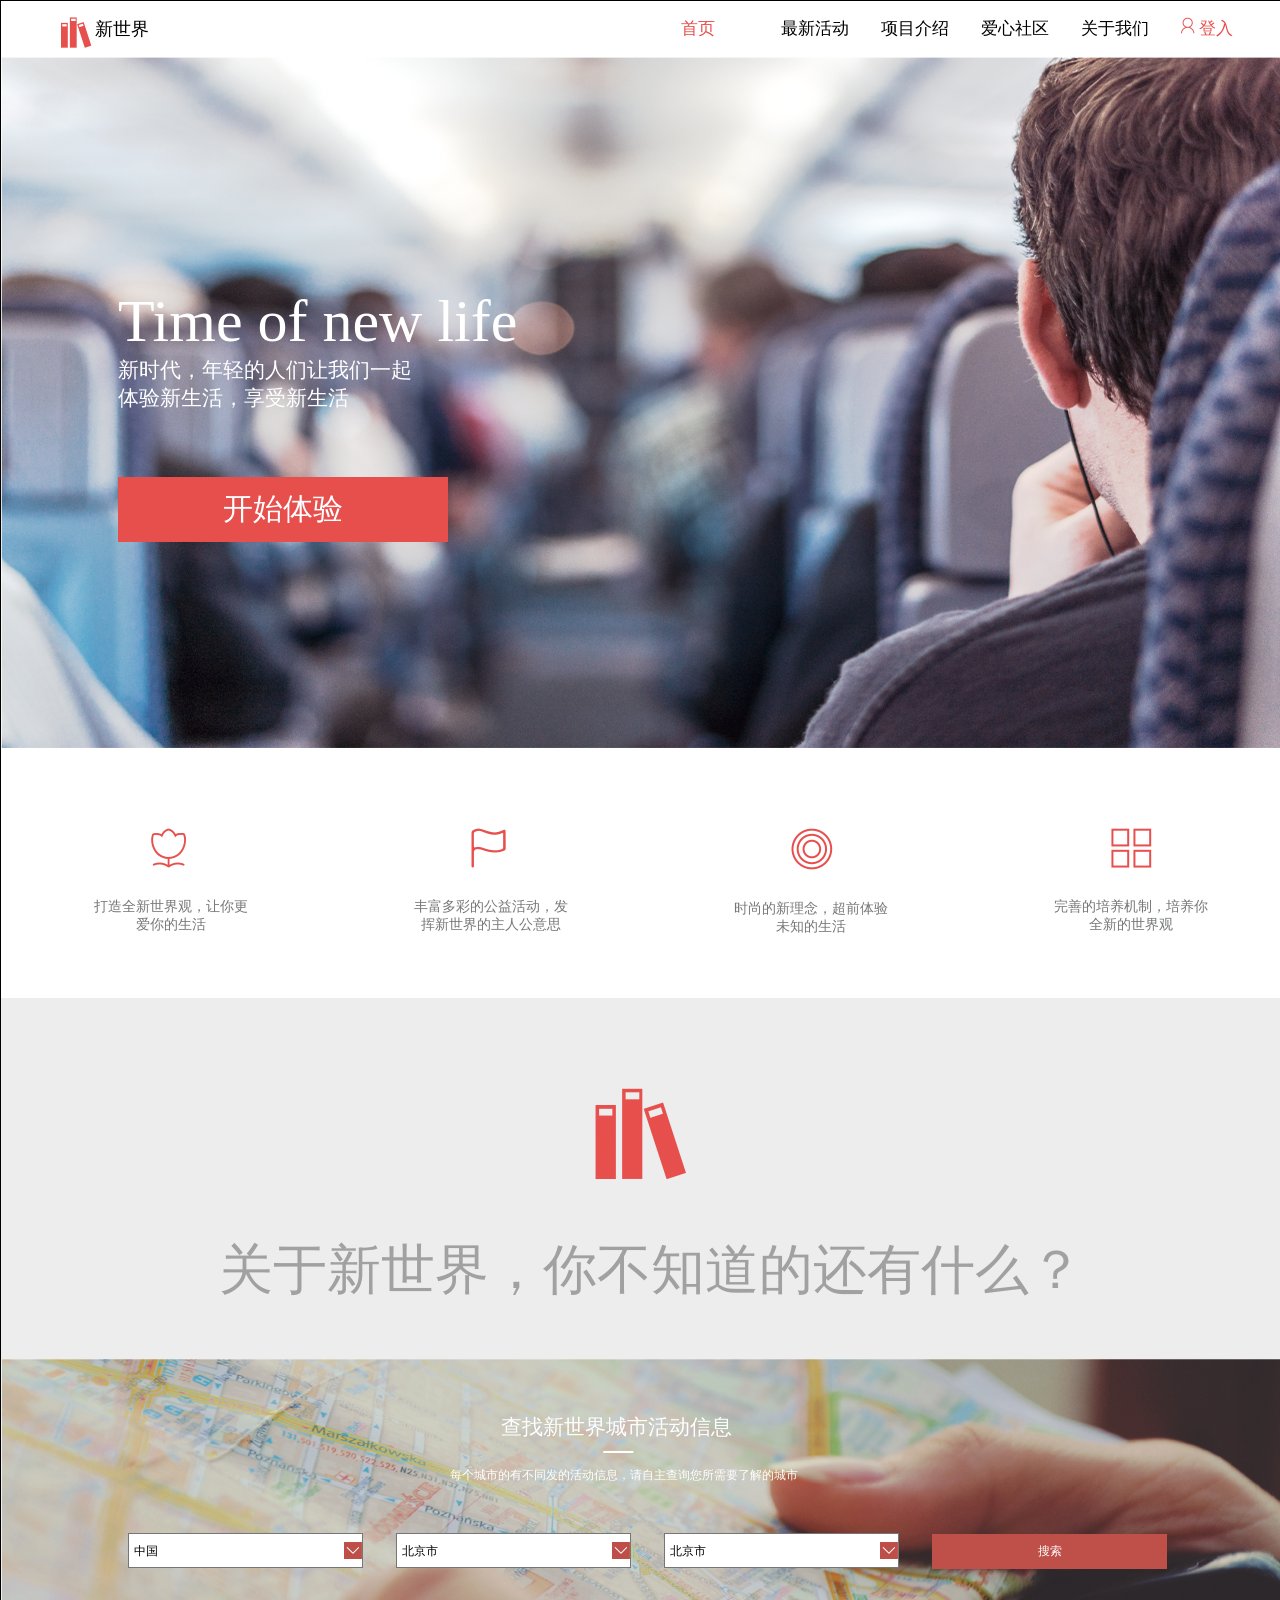
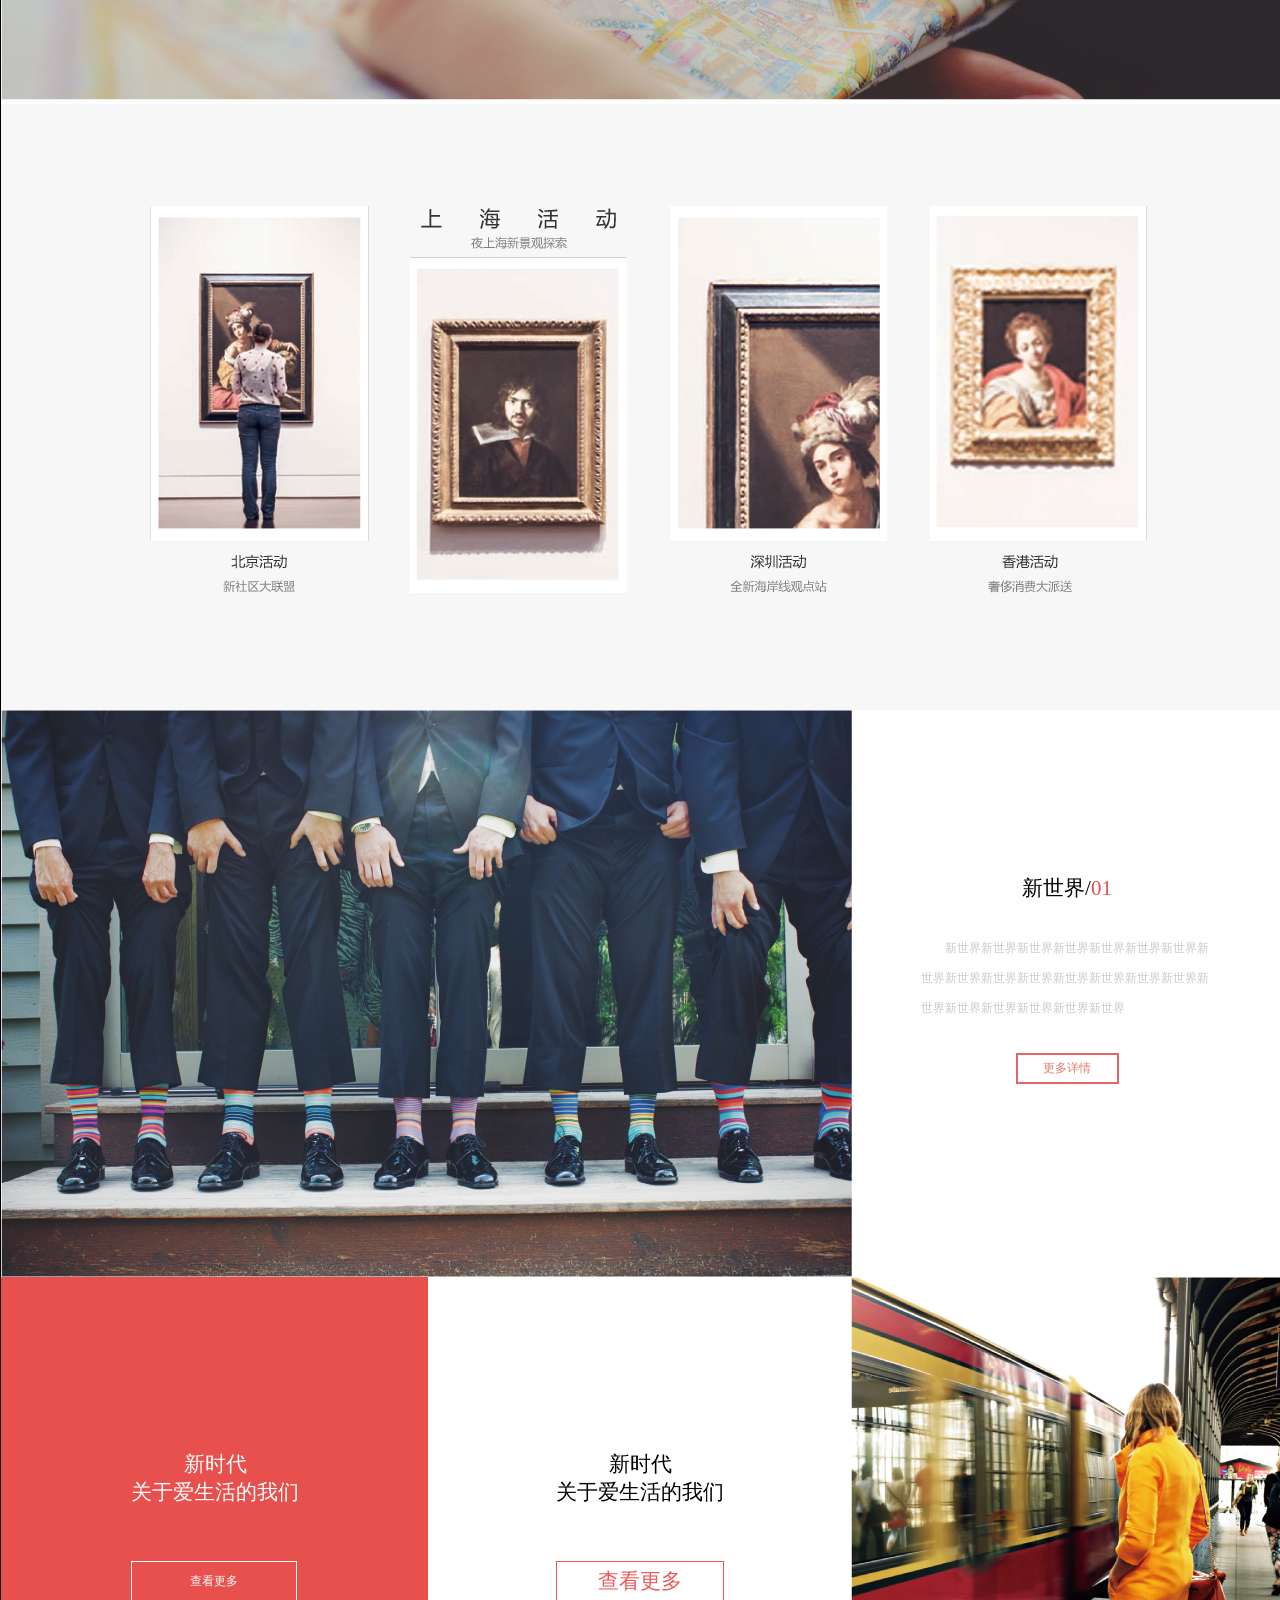
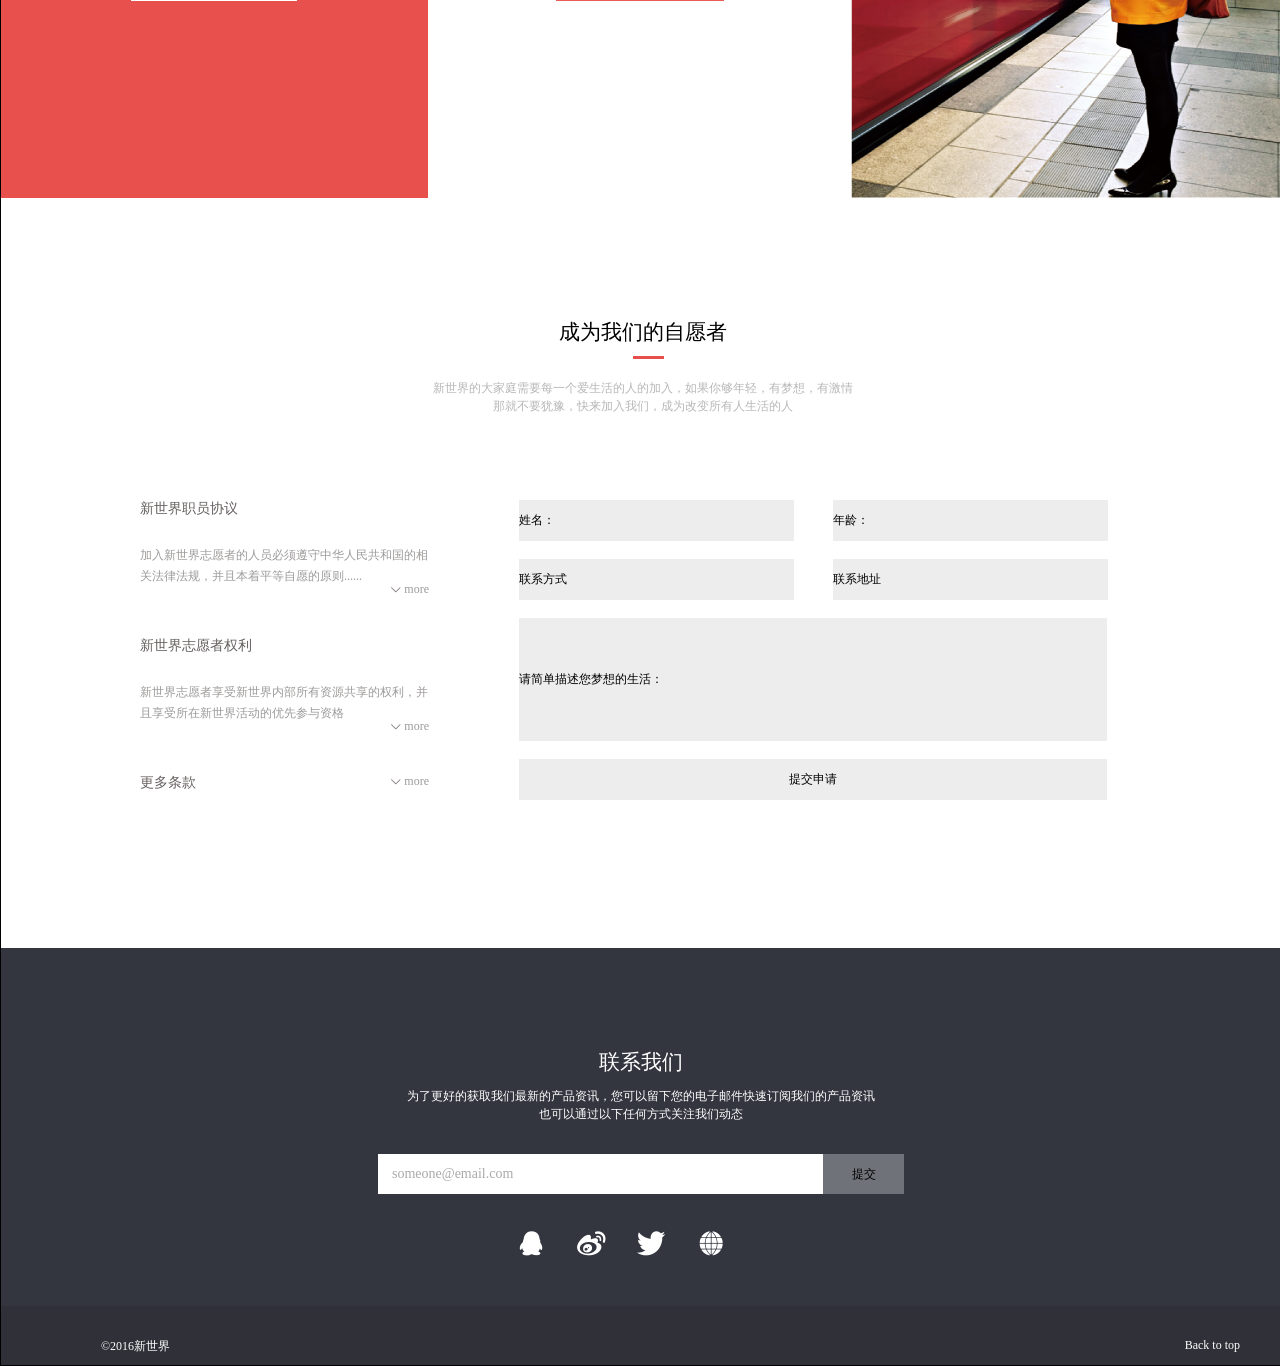
<file: xiaowei/Task7/index.html>
<!DOCTYPE html>
<html lang="en">
<head>
	<meta charset="UTF-8">
	<title>Task7</title>
	<link rel="stylesheet" type="text/css" href="main.css">
</head>
<body>
<div class="top">
	<div class="nav">
		<div class="nav-content">
			<div class="nav-right">
				<ul>
					<li><img src="images/login.png"><span> 登入</span></li>
					<li>关于我们</li>
					<li>爱心社区</li>
					<li>项目介绍</li>
					<li>最新活动</li>
					<li><span>首页</span></li>
				</ul>
			</div>
			<div class="logo">
				<img src="images/logo.png">
				<span>新世界</span>
			</div>			
		</div>
	</div>
	<div class="top-pic">
		<div class="top-pic-ad">
			<img src="images/ad.png">
		</div>
		<div class="top-pic-txt">
			<p class="txt1">Time of new life</p>
			<p class="txt2">新时代，年轻的人们让我们一起<br>体验新生活，享受新生活</p>
			<input type="button" value="开始体验" class="button">
		</div>
	</div>
	<div class="top-list">
		<div class="top-list-ul">
			<ul>
				<li><img src="images/list1.png"> 打造全新世界观，让你更<br>爱你的生活</li>
				<li><img src="images/list2.png"> 丰富多彩的公益活动，发<br>挥新世界的主人公意思</li>
				<li><img src="images/list3.png"> 时尚的新理念，超前体验<br>未知的生活</li>
				<li><img src="images/list4.png">
				完善的培养机制，培养你<br>全新的世界观</li>
			</ul>
		</div>
	</div>
</div>
<div class="world">
	<div class="world-ad">
		<p><img src="images/world.png"></p>
		<p class="world-ad-txt">关于新世界，你不知道的还有什么？</p>
	</div>
	<div class="world-map">
		<img src="images/map.png">
		<div class="world-map-txt">
			<p class="p1">查找新世界城市活动信息</p>
			<p class="p2"><img src="images/map-bt.png"></p>
			<p class="p3">每个城市的有不同发的活动信息，请自主查询您所需要了解的城市</p>
		</div>
		<form class="world-map-form">
			<select name="country">
				<option value="中国">中国</option>
				<option value="冰岛">冰岛</option>
				<option value="英国">英国</option>
			</select>
			<select name="province">
				<option value="北京市">北京市</option>
				<option value="雷克雅未克">雷克雅未克</option>
				<option value="伦敦">伦敦</option>
			</select>
			<select name="city">
				<option value="北京市">北京市</option>
				<option value="雷克雅未克">雷克雅未克</option>
				<option value="伦敦">伦敦</option>
			</select>
			<input type="button" value="搜索">
		</form>
	</div>
	<div class="world-pic">
		<div class="world-pic-show">
			<ul>
				<li><img src="images/world-pic-01.png"></li>
				<li><img src="images/world-pic-02.png"></li>
				<li><img src="images/world-pic-03.png"></li>
				<li><img src="images/world-pic-04.png"></li>
			</ul>
		</div>
		<div class="world-pic-time">
			<div class="time">
				<img src="images/time.png">
				<img src="images/left.png">
			</div>
			<div class="time-right">
				<p class="p1">新世界/<span>01</span></p>
				<p class="p2">新世界新世界新世界新世界新世界新世界新世界新世界新世界新世界新世界新世界新世界新世界新世界新世界新世界新世界新世界新世界新世界</p>
				<p class="p3"><button>更多详情</button></p>
			</div>
		</div>
		<div class="era">
			<div class="era-left">
				<div class="era-left-txt">
					<p>新时代<br>关于爱生活的我们</p>
					<button>查看更多</button>
				</div>
			</div>
			<div class="era-middle">
				<div class="era-middle-txt">
					<p>新时代<br>关于爱生活的我们</p>
					<button>查看更多</button>
				</div>
			</div>
			<div class="era-right"><img src="images/era.png"></div>
		</div>
	</div>
</div>
<div class="form">
	<div class="volunteer">
		<p class="p1">成为我们的自愿者</p>
		<p class="red"></p>
		<p class="p2">新世界的大家庭需要每一个爱生活的人的加入，如果你够年轻，有梦想，有激情<br>那就不要犹豫，快来加入我们，成为改变所有人生活的人</p>

	</div>
	<div class="volunteer-left">
		<p class="title">新世界职员协议</p>
		<p class="prg">加入新世界志愿者的人员必须遵守中华人民共和国的相关法律法规，并且本着平等自愿的原则......</p>
		<p class="arrow"><img src="images/arrow.png"> more</p>

		<p class="title">新世界志愿者权利</p>
		<p class="prg">新世界志愿者享受新世界内部所有资源共享的权利，并且享受所在新世界活动的优先参与资格</p>
		<p class="arrow"><img src="images/arrow.png"> more</p>
		<p class="title">更多条款</p>
		<p class="arrow"><img src="images/arrow.png"> more</p>
	</div>
	<div class="form-content-form">
		<form>
			<p><input type="text" name="name" value="姓名：">
			<input type="text" name="age" value="年龄："></p>
			<p><input type="text" value="联系方式">
			<input type="text" value="联系地址"></p>
			<p><input type="textarea" class="textarea" value="请简单描述您梦想的生活：">
			<p><input type="button" value="提交申请" class="button"></p>
		</form>
	</div>
	
</div>
<div class="contract">
	<div class="contract-wrap">
		<p class="p1">联系我们</p>
		<p class="p2">为了更好的获取我们最新的产品资讯，您可以留下您的电子邮件快速订阅我们的产品资讯<br>也可以通过以下任何方式关注我们动态</p>
		<input type="text" value="someone@email.com"><span>提交</span>
		<div class="icon">
			<ul>
				<li><img src="images/00.png"></li>
				<li><img src="images/01.png"></li>
				<li><img src="images/02.png"></li>
				<li><img src="images/03.png"></li>
			</ul>
		</div>
	</div>

</div>
<div class="footer">
	<div class="footer-left">&copy;2016新世界</div>
	<div class="footer-right">Back to top</div>
</div>
</body>
</html>
</file>
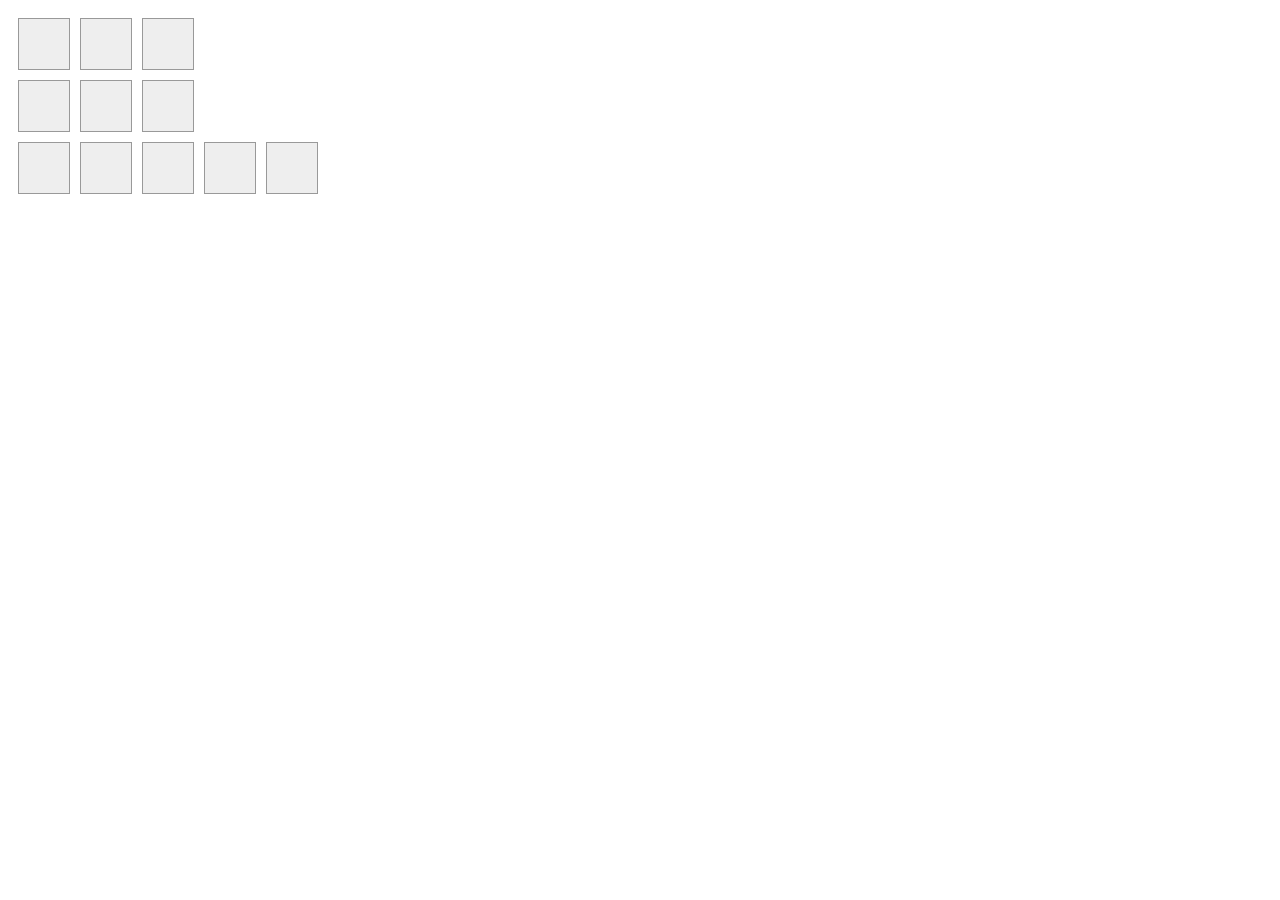
<file: xiaowei/Task8/index.html>
<!DOCTYPE html>
<html lang="en">
<head>
	<meta charset="UTF-8">
	<title>Task8</title>
	<link rel="stylesheet" type="text/css" href="main.css">
</head>
<body>
	<div class="table">
		<div class="row">
			<div class="col"></div>
			<div class="col"></div>
			<div class="col"></div>
		</div>
		<div class="row">
			<div class="col"></div>
			<div class="col"></div>
			<div class="col"></div>
		</div>
		<div class="row">
			<div class="col"></div>
			<div class="col"></div>
			<div class="col"></div>
			<div class="col"></div>
			<div class="col"></div>
		</div>
	</div>
</body>
</html>
</file>
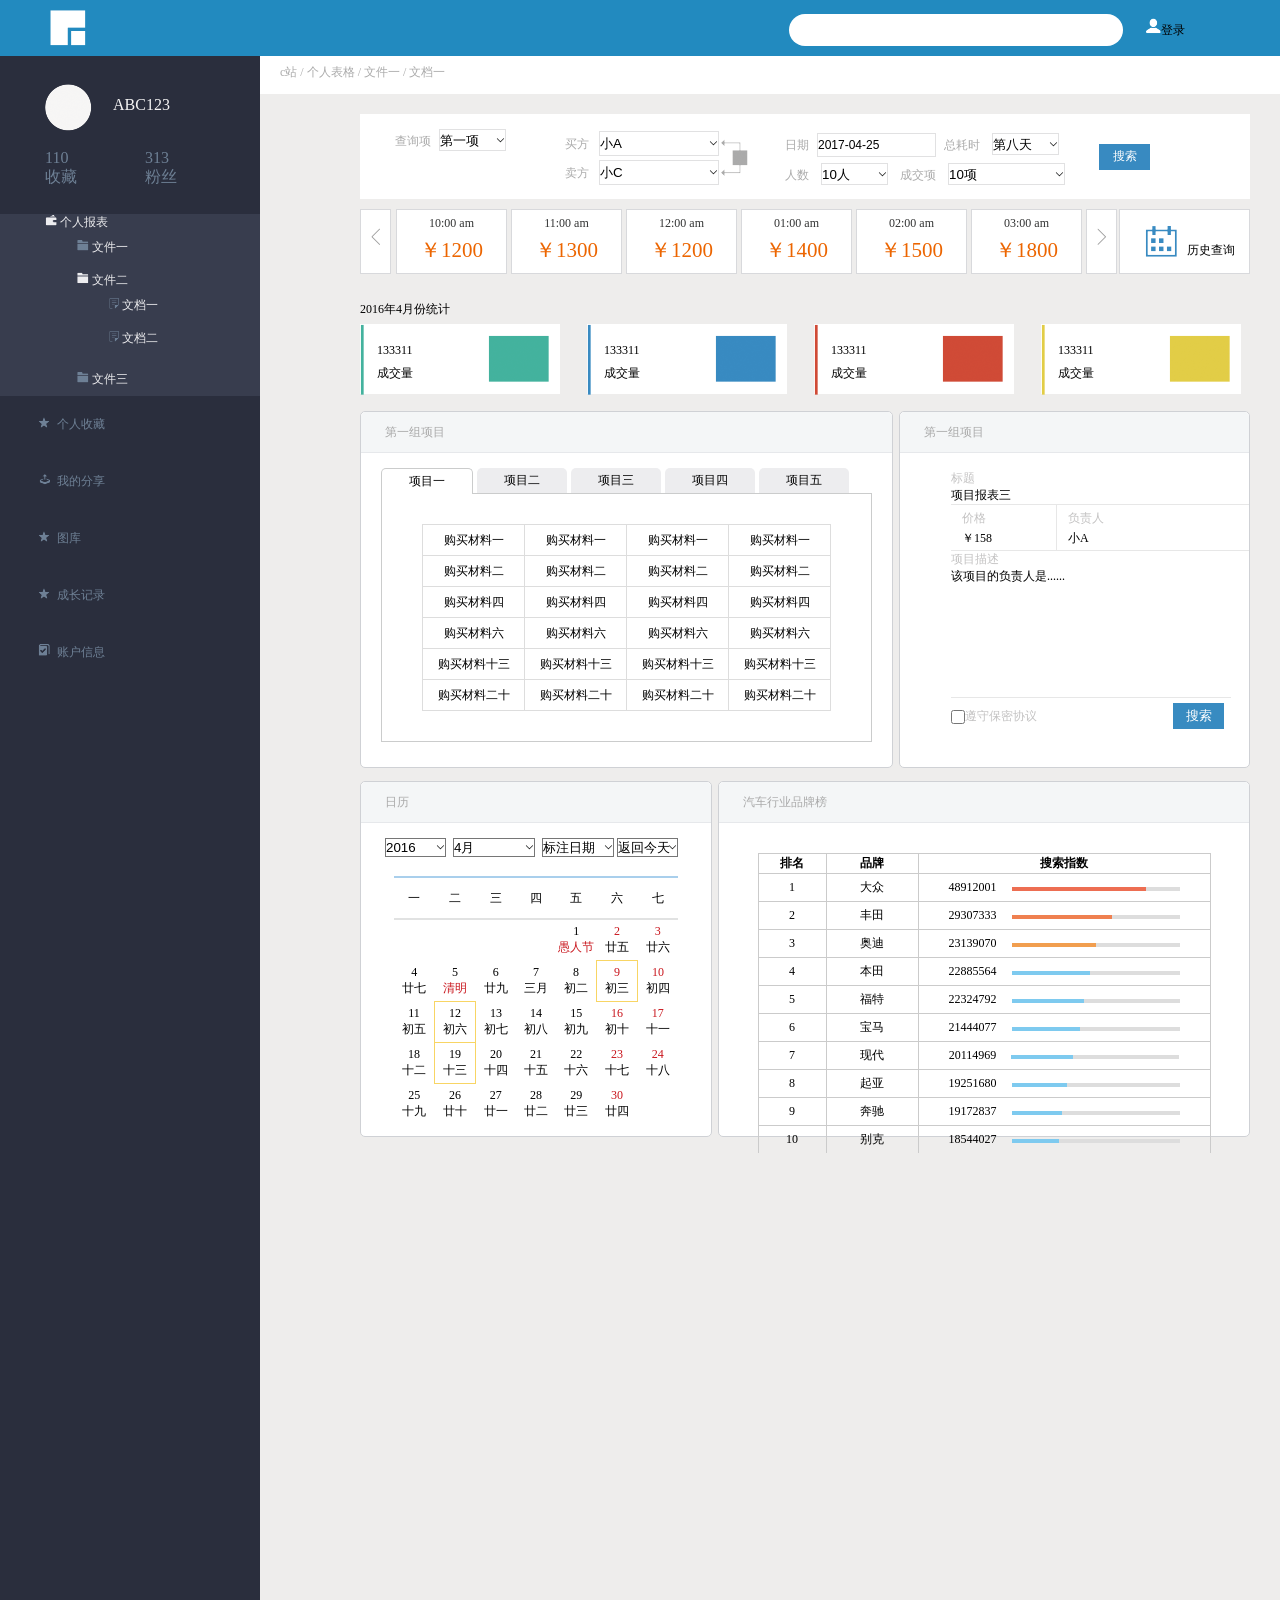
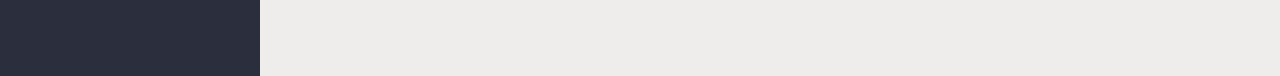
<file: xiaowei/Task9/index.html>
<!DOCTYPE html>
<html lang="en">
<head>
	<meta charset="UTF-8">
	<title>Task9</title>
	<link rel="stylesheet" type="text/css" href="main.css">
</head>
<body>
	<header>
		<div class="login">
			<input type="text">
			<img src="images/login.png"><span>登录</span>
		</div>
		<div class="logo">
			<img src="images/logo.png">
		</div>
	</header>
	<main>
		<div class="sidebar">
			<div class="sidebar-wrap">
				<div class="account">
					<div class="account-logo">
						<img src="images/account.png">
						<span>ABC123</span>
					</div>
					<div class="account-colect">
						<ul>
							<li>110<br>收藏</li>
							<li>313<br>粉丝</li>
						</ul>
					</div>
				</div>
				<div class="sidebar-list-1">
					<ul>
						<li><img src="images/person.png"> 个人报表
						<ul class="file">
							<li class="file-1">
							<img src="images/file-1.png"> 文件一</li>
							<li class="file-2">
							<img src="images/file-2.png"> 文件二
							<ul class="document">
								<li><img src="images/document.png"> 文档一</li>
								<li><img src="images/document.png"> 文档二</li>
							</ul>
							</li>
							<li class="file-3">
							<img src="images/file-1.png"> 文件三</li>
						</ul>
						</li>
					</ul>
				</div>
				<div class="sidebar-list-2">
					<ul>
						<li class="li-1">个人收藏</li>
						<li class="li-2">我的分享</li>
						<li class="li-3">图库</li>
						<li class="li-4">成长记录</li>
						<li class="li-5">账户信息</li>
					</ul>
				</div>
			</div>
		</div> <!-- sidebar结束 -->
		<div class="main">
			<nav>
				<p>c站 / 个人表格 / 文件一 / 文档一</p>
			</nav>
			<div class="main-wrap">
				<div class="search">
					<div class="search-1">
						<span>查询项</span> 
						<select style="width: 67px;height: 22px;">
							<option>第一项</option>
							<option>第二项</option>
							<option>第三项</option>
						</select>
					</div> <!-- search-1结束 -->
					<div class="search-2">
						<ul>
							<li>
								<div class="customer">
								<span>买方</span>
								<select>
									<option>小A</option>
								</select><br>
								<span>卖方</span>
								<select>
									<option>小C</option>
								</select>
								</div>
							</li>
							<li><img src="images/change.png"></li>
						</ul>
						
					</div> <!-- search-2结束 -->
					<div class="search-3">
						<span>日期 </span><input type="text" style="width: 117px;height: 22px;" value="2017-04-25">
						<span>总耗时</span>
						<select style="width: 67px;height: 22px;">
							<option>第八天</option>
						</select> <br>
						<span>人数</span>
						<select style="width: 67px;height: 22px;">
							<option>10人</option>
						</select>
						<span>成交项</span>
						<select style="width: 117px;height: 22px;">
							<option>10项</option>
						</select>
					</div> <!-- search-3结束 -->
					<div class="button"><button>搜索</button></div>
				</div> <!-- search结束 -->
				<div class="price">
					<div class="arrow-1">
						<img src="images/arrow-left.png">
					</div>
					<ul>
						<li><span class="time">10:00 am</span><br><span class="money">￥1200</span> </li>
						<li><span class="time">11:00 am</span><br><span class="money">￥1300</</li>
						<li><span class="time">12:00 am</span><br><span class="money">￥1200</span></li>
						<li><span class="time">01:00 am</span><br><span class="money">￥1400</span></li>
						<li><span class="time">02:00 am</span><br><span class="money">￥1500</span></li>
						<li><span class="time">03:00 am</span><br><span class="money">￥1800</span></li>
					</ul>
					<div class="arrow-2">
						<img src="images/arrow-right.png">
					</div>
					<div class="history">
						<div class="pic"><img src="images/history.png"><span>历史查询</span></div>
						
					</div>
				</div> <!-- price结束 -->
				<div class="statistic">
				<div class="year">2016年4月份统计</div>
					<ul>
						<li>
							<img src="images/green-1.png" class="green-1">
							<img src="images/green.png" class="green">
							<div class="txt"><sapn>133311</sapn><br><sapn>成交量</sapn></div>
						</li>
						<li>
							<img src="images/blue-1.png" class="blue-1">
							<img src="images/blue.png" class="blue">
							<div class="txt"><sapn>133311</sapn><br><sapn>成交量</sapn></div>
						</li>
						<li>
							<img src="images/red-1.png" class="red-1">
							<img src="images/red.png" class="red">
							<div class="txt"><sapn>133311</sapn><br><sapn>成交量</sapn></div>
						</li>
						<li>
							<img src="images/yellow-1.png" class="yellow-1">
							<img src="images/yellow.png" class="yellow">
							<div class="txt"><sapn>133311</sapn><br><sapn>成交量</sapn></div>
						</li>
					</ul>
				</div> <!-- statistic结束 -->
				<div class="item">
					<div class="item-2">
						<div class="nav"><span>第一组项目</span></div>
						<div class="item-2-wrap">
							<span class="title
							">标题</span><br>
							<span>项目报表三</span>
							<table>
								<tr>
									<td class="td-1"><span class="title">价格</span><br>￥158</td>
									<td class="td-2"><span class="title">负责人</span><br>小A</td>
								</tr>
							</table>
							<div class="txt">
								<span class="title">项目描述</span><br>
								<span>该项目的负责人是......</span>
							</div>
							<div class="button">
								<input type="checkbox"><span class="title">遵守保密协议</span>
								<button>搜索</button>
							</div>
						</div>
					</div> <!-- item-2结束 -->
					<div class="item-1">
						<div class="nav"><span>第一组项目</span></div>
						<div class="section-container">
							<ul id="tab">
								<li class="
								li-1">项目一</li>
								<li>项目二</li>
								<li>项目三</li>
								<li>项目四</li>
								<li>项目五</li>
							</ul>
							<ul class="project-table">
								<li id="table1">
									<table class="project-table" border="1" bordercolor="#ddd">
										<tbody>
											<tr>
												<td>购买材料一</td>
												<td>购买材料一</td>
												<td>购买材料一</td>
												<td>购买材料一</td>
											</tr>
											<tr>
												<td>购买材料二</td>
												<td>购买材料二</td>
												<td>购买材料二</td>
												<td>购买材料二</td>
											</tr>
											<tr>
												<td>购买材料四</td>
												<td>购买材料四</td>
												<td>购买材料四</td>
												<td>购买材料四</td>
											</tr>
											<tr>
												<td>购买材料六</td>
												<td>购买材料六</td>
												<td>购买材料六</td>
												<td>购买材料六</td>
											</tr>
											<tr>
												<td>购买材料十三</td>
												<td>购买材料十三</td>
												<td>购买材料十三</td>
												<td>购买材料十三</td>
											</tr>
											<tr>
												<td>购买材料二十</td>
												<td>购买材料二十</td>
												<td>购买材料二十</td>
												<td>购买材料二十</td>
											</tr>
										</tbody>
									</table>
								</li> <!-- table1结束 -->
								<li id="table2">
									<table class="project-table" border="1" bordercolor="#ddd">
										<tbody>
											<tr>
												<td>购买材料一</td>
												<td>购买材料一</td>
												<td>购买材料一</td>
												<td>购买材料一</td>
											</tr>
											<tr>
												<td>购买材料二</td>
												<td>购买材料二</td>
												<td>购买材料二</td>
												<td>购买材料二</td>
											</tr>
											<tr>
												<td>购买材料四</td>
												<td>购买材料四</td>
												<td>购买材料四</td>
												<td>购买材料四</td>
											</tr>
											<tr>
												<td>购买材料六</td>
												<td>购买材料六</td>
												<td>购买材料六</td>
												<td>购买材料六</td>
											</tr>
											<tr>
												<td>购买材料十三</td>
												<td>购买材料十三</td>
												<td>购买材料十三</td>
												<td>购买材料十三</td>
											</tr>
											<tr>
												<td>购买材料二十</td>
												<td>购买材料二十</td>
												<td>购买材料二十</td>
												<td>购买材料二十</td>
											</tr>
										</tbody>
									</table>
								</li> <!-- table2结束 -->
								<li id="table3">
									<table class="project-table" border="1" bordercolor="#ddd">
										<tbody>
											<tr>
												<td>购买材料一</td>
												<td>购买材料一</td>
												<td>购买材料一</td>
												<td>购买材料一</td>
											</tr>
											<tr>
												<td>购买材料二</td>
												<td>购买材料二</td>
												<td>购买材料二</td>
												<td>购买材料二</td>
											</tr>
											<tr>
												<td>购买材料四</td>
												<td>购买材料四</td>
												<td>购买材料四</td>
												<td>购买材料四</td>
											</tr>
											<tr>
												<td>购买材料六</td>
												<td>购买材料六</td>
												<td>购买材料六</td>
												<td>购买材料六</td>
											</tr>
											<tr>
												<td>购买材料十三</td>
												<td>购买材料十三</td>
												<td>购买材料十三</td>
												<td>购买材料十三</td>
											</tr>
											<tr>
												<td>购买材料二十</td>
												<td>购买材料二十</td>
												<td>购买材料二十</td>
												<td>购买材料二十</td>
											</tr>
										</tbody>
									</table>
								</li> <!-- table3结束 -->
								<li id="table4">
									<table class="project-table" border="1" bordercolor="#ddd">
										<tbody>
											<tr>
												<td>购买材料一</td>
												<td>购买材料一</td>
												<td>购买材料一</td>
												<td>购买材料一</td>
											</tr>
											<tr>
												<td>购买材料二</td>
												<td>购买材料二</td>
												<td>购买材料二</td>
												<td>购买材料二</td>
											</tr>
											<tr>
												<td>购买材料四</td>
												<td>购买材料四</td>
												<td>购买材料四</td>
												<td>购买材料四</td>
											</tr>
											<tr>
												<td>购买材料六</td>
												<td>购买材料六</td>
												<td>购买材料六</td>
												<td>购买材料六</td>
											</tr>
											<tr>
												<td>购买材料十三</td>
												<td>购买材料十三</td>
												<td>购买材料十三</td>
												<td>购买材料十三</td>
											</tr>
											<tr>
												<td>购买材料二十</td>
												<td>购买材料二十</td>
												<td>购买材料二十</td>
												<td>购买材料二十</td>
											</tr>
										</tbody>
									</table>
								</li> <!-- table4结束 -->
								<li id="table5">
									<table class="project-table" border="1" bordercolor="#ddd">
										<tbody>
											<tr>
												<td>购买材料一</td>
												<td>购买材料一</td>
												<td>购买材料一</td>
												<td>购买材料一</td>
											</tr>
											<tr>
												<td>购买材料二</td>
												<td>购买材料二</td>
												<td>购买材料二</td>
												<td>购买材料二</td>
											</tr>
											<tr>
												<td>购买材料四</td>
												<td>购买材料四</td>
												<td>购买材料四</td>
												<td>购买材料四</td>
											</tr>
											<tr>
												<td>购买材料六</td>
												<td>购买材料六</td>
												<td>购买材料六</td>
												<td>购买材料六</td>
											</tr>
											<tr>
												<td>购买材料十三</td>
												<td>购买材料十三</td>
												<td>购买材料十三</td>
												<td>购买材料十三</td>
											</tr>
											<tr>
												<td>购买材料二十</td>
												<td>购买材料二十</td>
												<td>购买材料二十</td>
												<td>购买材料二十</td>
											</tr>
										</tbody>
									</table>
								</li> <!-- table5结束 -->
							</ul>
						</div>
					</div> <!-- item-1结束 -->
				</div> <!-- item结束 -->
				<div class="footer">
					<div class="car">
						<div class="nav">
							汽车行业品牌榜
						</div>
						<div class="group">
							<table>
								<thead>
									<tr>
										<th class="rank">排名</th>
										<th class="brand">品牌</th>
										<th class="index">搜索指数</th>
									</tr>
								</thead>
								<tbody>
									<tr>
										<td>1</td>
										<td>大众</td>
										<td><span class="txt">48912001</span><span class="car-sum">
											<b class="car-1"></b>
										</span></td>
									</tr>
									<tr>
										<td>2</td>
										<td>丰田</td>
										<td><span class="txt">29307333</span><span class="car-sum">
											<b class="car-2"></b>
										</span></td>
									</tr>
									<tr>
										<td>3</td>
										<td>奥迪</td>
										<td><span class="txt">23139070</span><span class="car-sum">
											<b class="car-3"></b>
										</span></td>
									</tr>
									<tr>
										<td>4</td>
										<td>本田</td>
										<td><span class="txt">22885564</span><span class="car-sum">
											<b class="car-4"></b>
										</span></td>
									</tr>
									<tr>
										<td>5</td>
										<td>福特</td>
										<td><span class="txt">22324792</span><span class="car-sum">
											<b class="car-5"></b>
										</span></td>
									</tr>
									<tr>
										<td>6</td>
										<td>宝马</td>
										<td><span class="txt">21444077</span><span class="car-sum">
											<b class="car-6"></b>
										</span></td>
									</tr>
									<tr>
										<td>7</td>
										<td>现代</td>
										<td><span class="txt">20114969</span><span class="car-sum">
											<b class="car-7"></b>
										</span></td>
									</tr>
									<tr>
										<td>8</td>
										<td>起亚</td>
										<td><span class="txt">19251680</span><span class="car-sum">
											<b class="car-8"></b>
										</span></td>
									</tr>
									<tr>
										<td>9</td>
										<td>奔驰</td>
										<td><span class="txt">19172837</span><span class="car-sum">
											<b class="car-9"></b>
										</span></td>
									</tr>
									<tr id="tr-bottom">
										<td>10</td>
										<td>别克</td>
										<td><span class="txt">18544027</span><span class="car-sum">
											<b class="car-10"></b>
										</span></td>
									</tr>
								</tbody>
							</table>
						</div>
					</div> <!-- car结束 -->
					<div class="calendar">
						<div class="nav">
							<span>日历</span>
						</div>
						<ul>
							<li id="select">
								<select class="s-1">
									<option>2016</option>
								</select>
								<select class="s-2">
									<option>4月</option>
								</select>
								<select class="s-3">
									<option>标注日期</option>
								</select>
								<select class="s-4">
									<option>返回今天</option>
								</select>
							</li>
							<li>
								<table id="tbody">
									<tr id="tr-1">
										<td>一</td>
										<td>二</td>
										<td>三</td>
										<td>四</td>
										<td>五</td>
										<td>六</td>
										<td>七</td>
									</tr>
									<tbody>
										<tr>
											<td></td>
											<td></td>
											<td></td>
											<td></td>
											<td>1<br><span class="note">愚人节</span></td>
											<td><span class="note">2</span><br>廿五</td>
											<td><span class="note">3</span><br>廿六</td>
										</tr>
										<tr>
											<td>4<br>廿七</td>
											<td>5<br><span class="note">清明</span></td>
											<td>6<br>廿九</td>
											<td>7<br>三月</td>
											<td>8<br>初二</td>
											<td class="note-1"><span class="note">9</span><br>初三</td>
											<td><span class="note">10</span><br>初四</td>
										</tr>
										<tr>
											<td>11<br>初五</td>
											<td class="note-1">12<br>初六</td>
											<td>13<br>初七</td>
											<td>14<br>初八</td>
											<td>15<br>初九</td>
											<td><span class="note">16</span><br>初十</td>
											<td><span class="note">17</span><br>十一</td>
										</tr>
										<tr>
											<td>18<br>十二</td>
											<td class="note-1">19<br>十三</td>
											<td>20<br>十四</td>
											<td>21<br>十五</td>
											<td>22<br>十六</td>
											<td><span class="note">23</span><br>十七</td>
											<td><span class="note">24</span><br>十八</td>
										</tr>
										<tr>
											<td>25<br>十九</td>
											<td>26<br>廿十</td>
											<td>27<br>廿一</td>
											<td>28<br>廿二</td>
											<td>29<br>廿三</td>
											<td><span class="note">30</span><br>廿四</td>
											<td></td>
										</tr>
									</tbody>
								</table>
							</li>
						</ul>
					</div> <!-- calendar结束 -->
				</div> <!-- footer结束 -->
			</div>
		</div>
	</main>
</body>
</html>
</file>
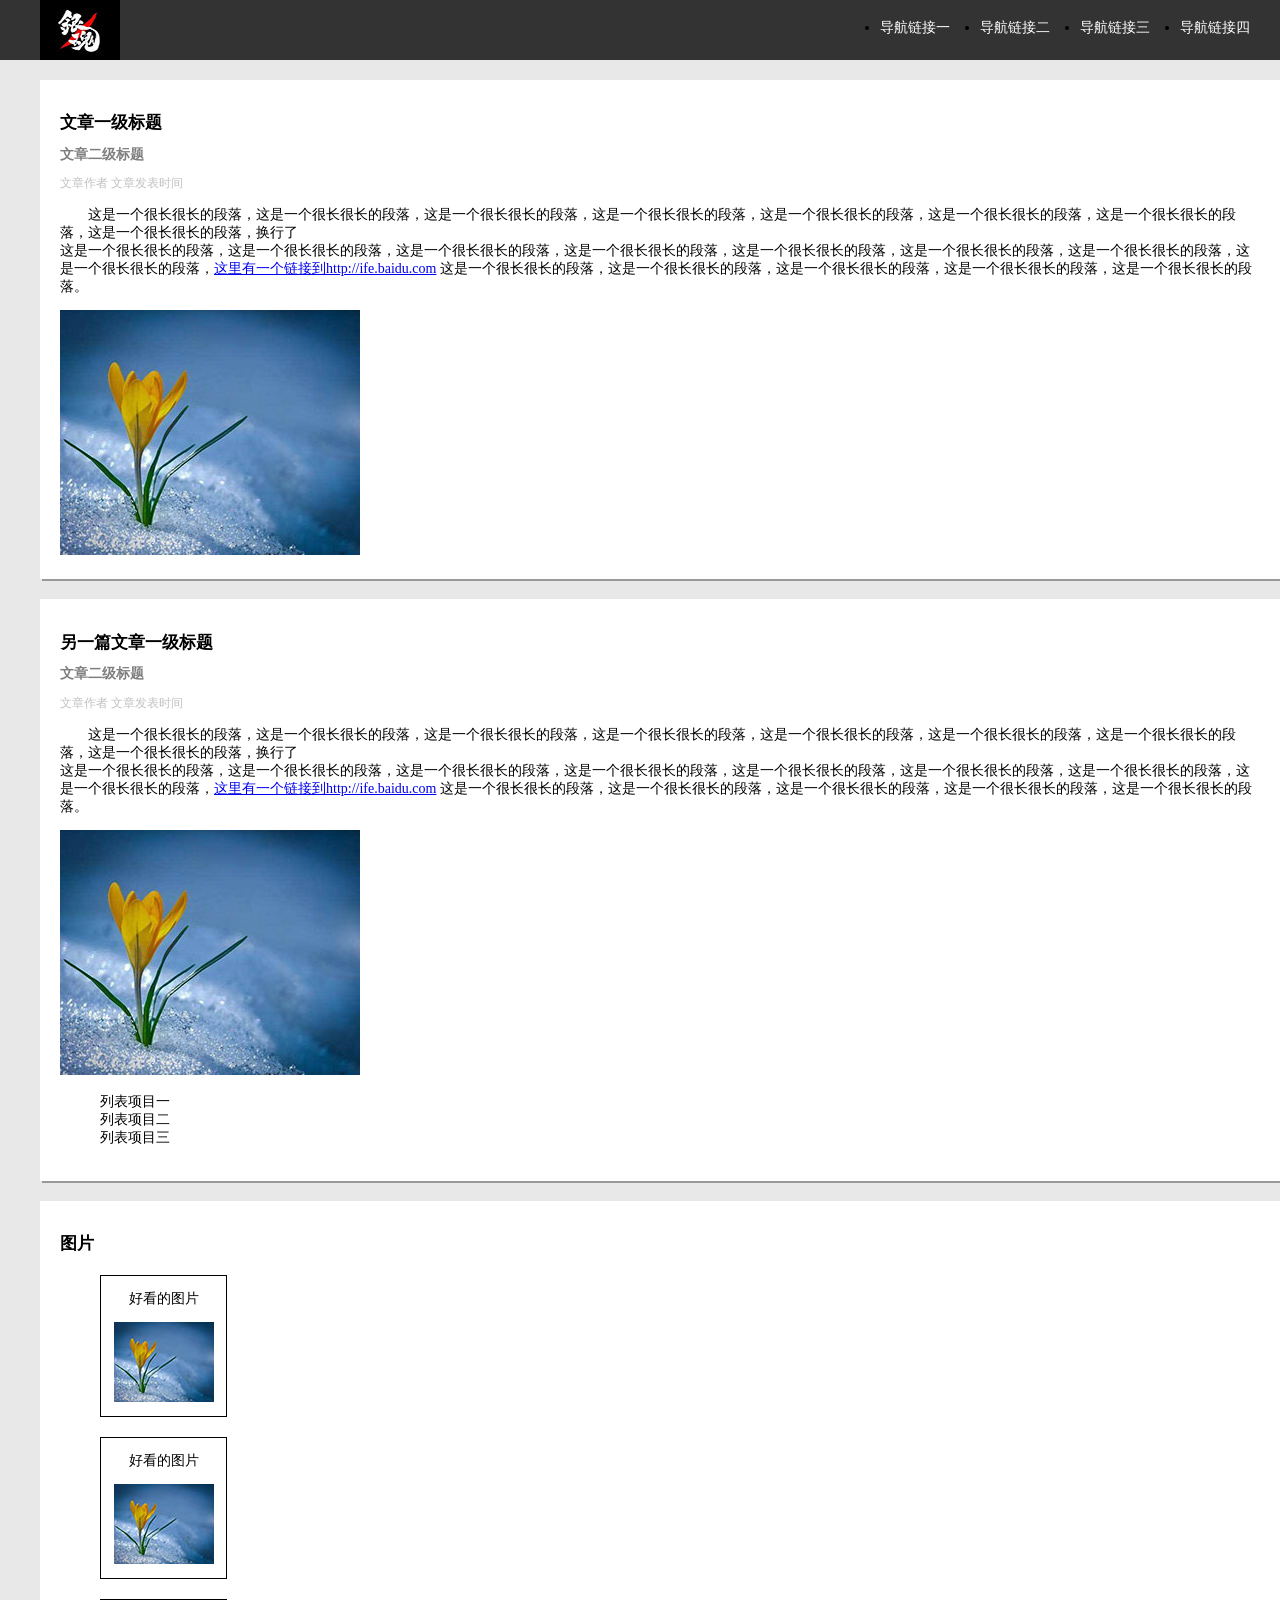
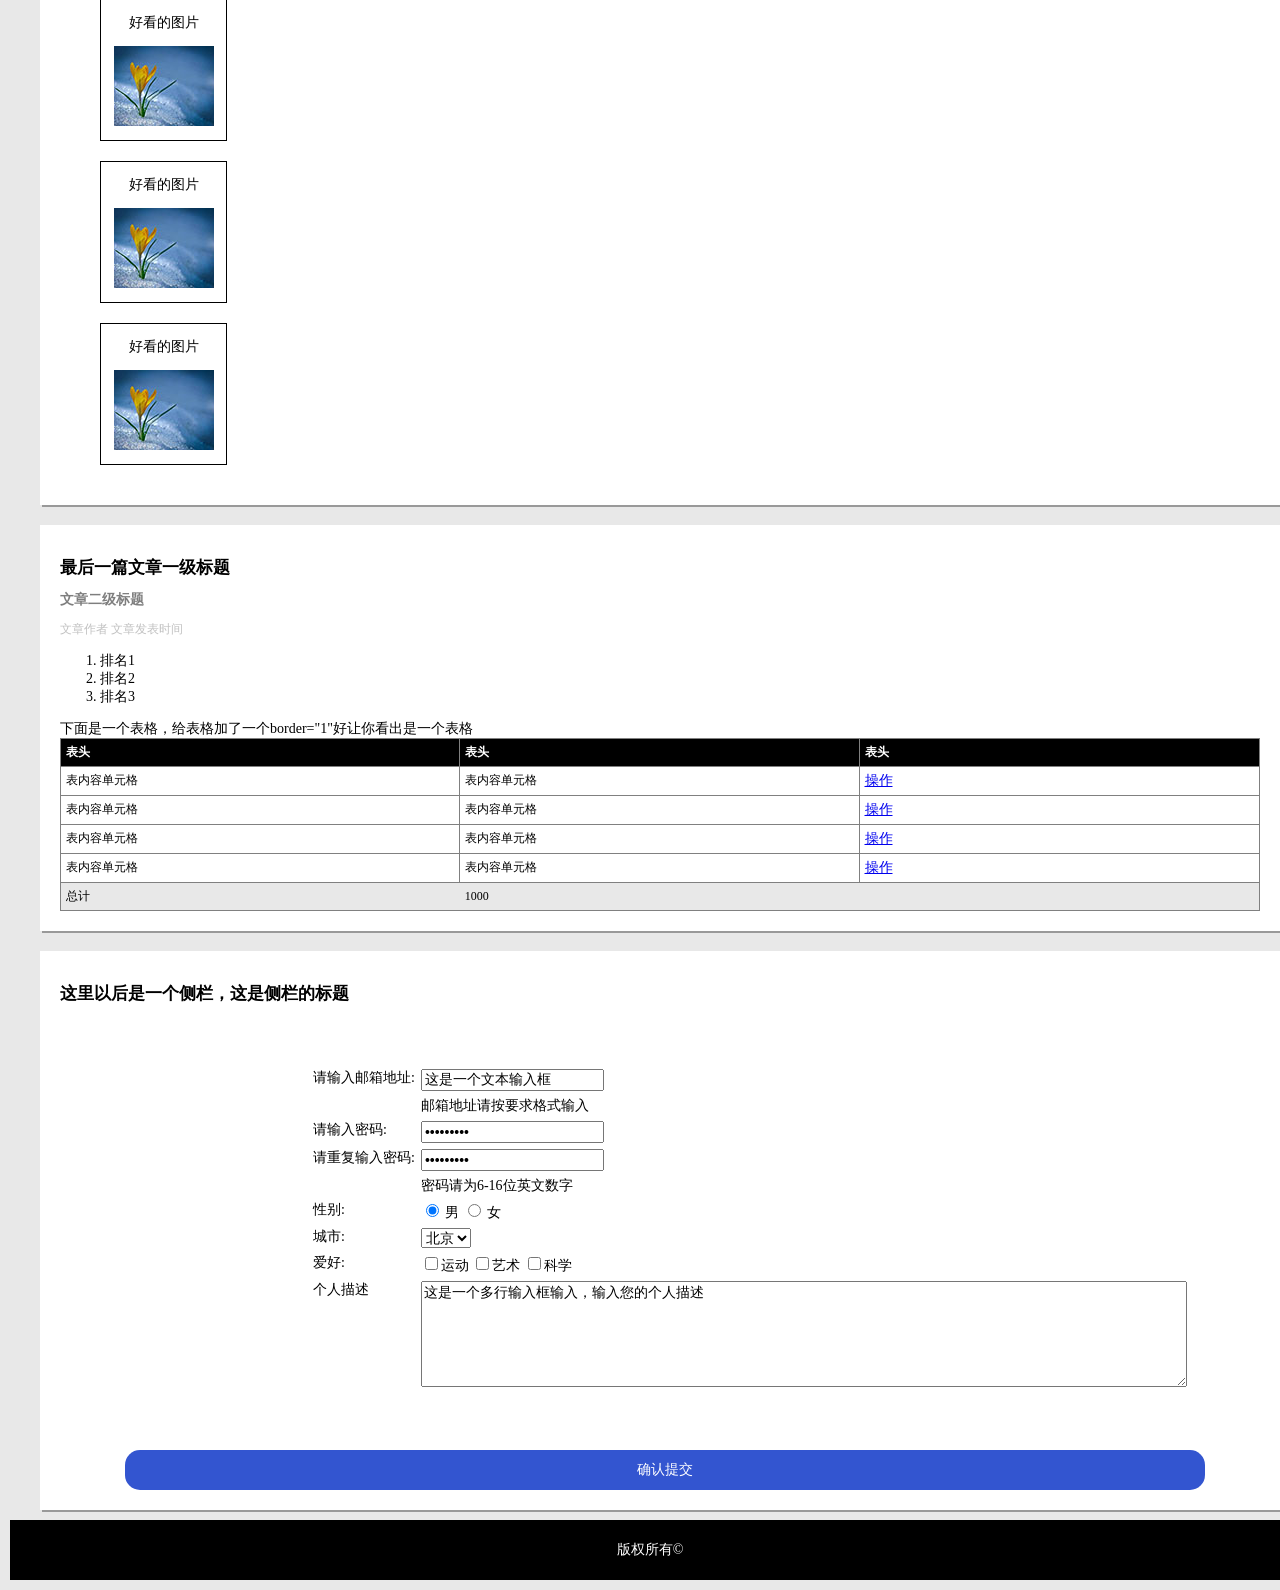
<file: xiaowei/task2.html>
<!DOCTYPE html>
<html lang="en">
<head>
	<meta charset="UTF-8">
	<title>TASK2</title>
	<link rel="stylesheet" type="text/css" href="task2.css">
</head>
<body>
<header>
<div id="nav">
	<div class="navMain">
		<div class="navLeft">
			<img src="images/yhLogo.jpg">
		</div>
		<div class="navRight">
		<ul>
			<li><a href="#">导航链接四</a></li>
			<li><a href="#">导航链接三</a></li>
			<li><a href="#">导航链接二</a></li>
			<li><a href="#">导航链接一</a></li>
		</ul>
		</div>
	</div>
</div>
</header>
<div id="main">
		<div class="art">
			<h1>文章一级标题</h1>
			<h2>文章二级标题</h2>
			<span class="author">文章作者 文章发表时间</span>
			<p class="indent">这是一个很长很长的段落，这是一个很长很长的段落，这是一个很长很长的段落，这是一个很长很长的段落，这是一个很长很长的段落，这是一个很长很长的段落，这是一个很长很长的段落，这是一个很长很长的段落，换行了<br>
			这是一个很长很长的段落，这是一个很长很长的段落，这是一个很长很长的段落，这是一个很长很长的段落，这是一个很长很长的段落，这是一个很长很长的段落，这是一个很长很长的段落，这是一个很长很长的段落，<a href="http://ife.baidu.com">这里有一个链接到http://ife.baidu.com</a> 这是一个很长很长的段落，这是一个很长很长的段落，这是一个很长很长的段落，这是一个很长很长的段落，这是一个很长很长的段落。</p>
			<img src="images/timg.jpg">
		</div>
		<div class="art">
			<h1>另一篇文章一级标题</h1>
			<h2>文章二级标题</h2>
			<span class="author">文章作者 文章发表时间</span>
			<p class="indent">这是一个很长很长的段落，这是一个很长很长的段落，这是一个很长很长的段落，这是一个很长很长的段落，这是一个很长很长的段落，这是一个很长很长的段落，这是一个很长很长的段落，这是一个很长很长的段落，换行了<br>这是一个很长很长的段落，这是一个很长很长的段落，这是一个很长很长的段落，这是一个很长很长的段落，这是一个很长很长的段落，这是一个很长很长的段落，这是一个很长很长的段落，这是一个很长很长的段落，<a href="http://ife.baidu.com">这里有一个链接到http://ife.baidu.com</a> 这是一个很长很长的段落，这是一个很长很长的段落，这是一个很长很长的段落，这是一个很长很长的段落，这是一个很长很长的段落。</p>
			<img src="images/timg.jpg">
			<ul>
				<li>列表项目一</li>
				<li>列表项目二</li>
				<li>列表项目三</li>
			</ul>
			
		</div>
		<div class="art">
			<h1>图片</h1>
			<div class="box">
				<div class="pic">
					<p>好看的图片</p>
					<img src="images/timg1.jpg">
				</div>
				<div class="pic">
					<p>好看的图片</p>
					<img src="images/timg1.jpg">
				</div>
				<div class="pic">
					<p>好看的图片</p>
					<img src="images/timg1.jpg">
				</div>
				<div class="pic">
					<p>好看的图片</p>
					<img src="images/timg1.jpg">
				</div>
				<div class="pic">
					<p>好看的图片</p>
					<img src="images/timg1.jpg">
				</div>
			</div>
		</div>
		<div class="art">
			<h1>最后一篇文章一级标题</h1>
			<h2>文章二级标题</h2>
			<span class="author">文章作者 文章发表时间</span>
			<ol>
				<li>排名1</li>
				<li>排名2</li>
				<li>排名3</li>
			</ol>
			<div>
				下面是一个表格，给表格加了一个border="1"好让你看出是一个表格
				<table>
					<tr class="headcolor">
						<th>表头</th>
						<th>表头</th>
						<th>表头</th>
					</tr>
					<tr>
						<td>表内容单元格</td>
						<td>表内容单元格</td>
						<td><a href="#">操作</a></td>
					</tr>
					<tr>
						<td>表内容单元格</td>
						<td>表内容单元格</td>
						<td><a href="#">操作</a></td>
					</tr>
					<tr>
						<td>表内容单元格</td>
						<td>表内容单元格</td>
						<td><a href="#">操作</a></td>
					</tr>
					<tr>
						<td>表内容单元格</td>
						<td>表内容单元格</td>
						<td><a href="#">操作</a></td>
					</tr>
					<tr class="lastcolor">
						<td >总计</td>
						<td colspan="2">1000</td>
					</tr>
				</table>
			</div>
		</div>
	<div id="sidebar">
		<h1>这里以后是一个侧栏，这是侧栏的标题</h1>
		<form>
			<div class="tableRow">
				<p><label>请输入邮箱地址: </label></p>
				<p><input type="text" value="这是一个文本输入框"></p>
			</div>
			<div class="tableRow">
				<p></p>
				<p>邮箱地址请按要求格式输入</p>
			</div>
			<div class="tableRow">
				<p><label>请输入密码: </label></p>
				<p><input type="password" value="这是一个文本输入框"><br></p>
			</div>
			<div class="tableRow">
				<p><label>请重复输入密码: </label></p>
				<p><input type="password" value="这是一个文本输入框"></p>
			</div>
			<div class="tableRow">
				<p></p>
				<p>密码请为6-16位英文数字</p>
			</div>
			<div class="tableRow">
				<p>性别: </p>
				<p>
					<input type="radio" name="sex" checked="checked"> 男
					<input type="radio" name="sex"> 女 
				</p>
			</div>
			<div class="tableRow">
				<p>城市:</p>
				<p>
					<select>
						<option value="北京">北京</option>
						<option value="成都">成都</option>
						<option value="烟台">烟台</option>
					</select> <br>
				</p>
			</div>
			<div class="tableRow">
				<p>爱好:</p>
				<p>
					<input type="checkbox" name="subject">运动
					<input type="checkbox" name="subject">艺术
					<input type="checkbox" name="subject">科学
				</p>
			</div>
			<div class="tableRow">
				<p>个人描述 </p>
				<p><textarea name="comments">这是一个多行输入框输入，输入您的个人描述</textarea><br></p>
			</div>
			<div class="tableRow">
				<p></p>
				<p></p>
			</div>
		</form>
		<input type="submit" value="确认提交" class="btn">
	</div>
</div>
<footer>
	版权所有&copy;
</footer>
</body>
</html>
</file>
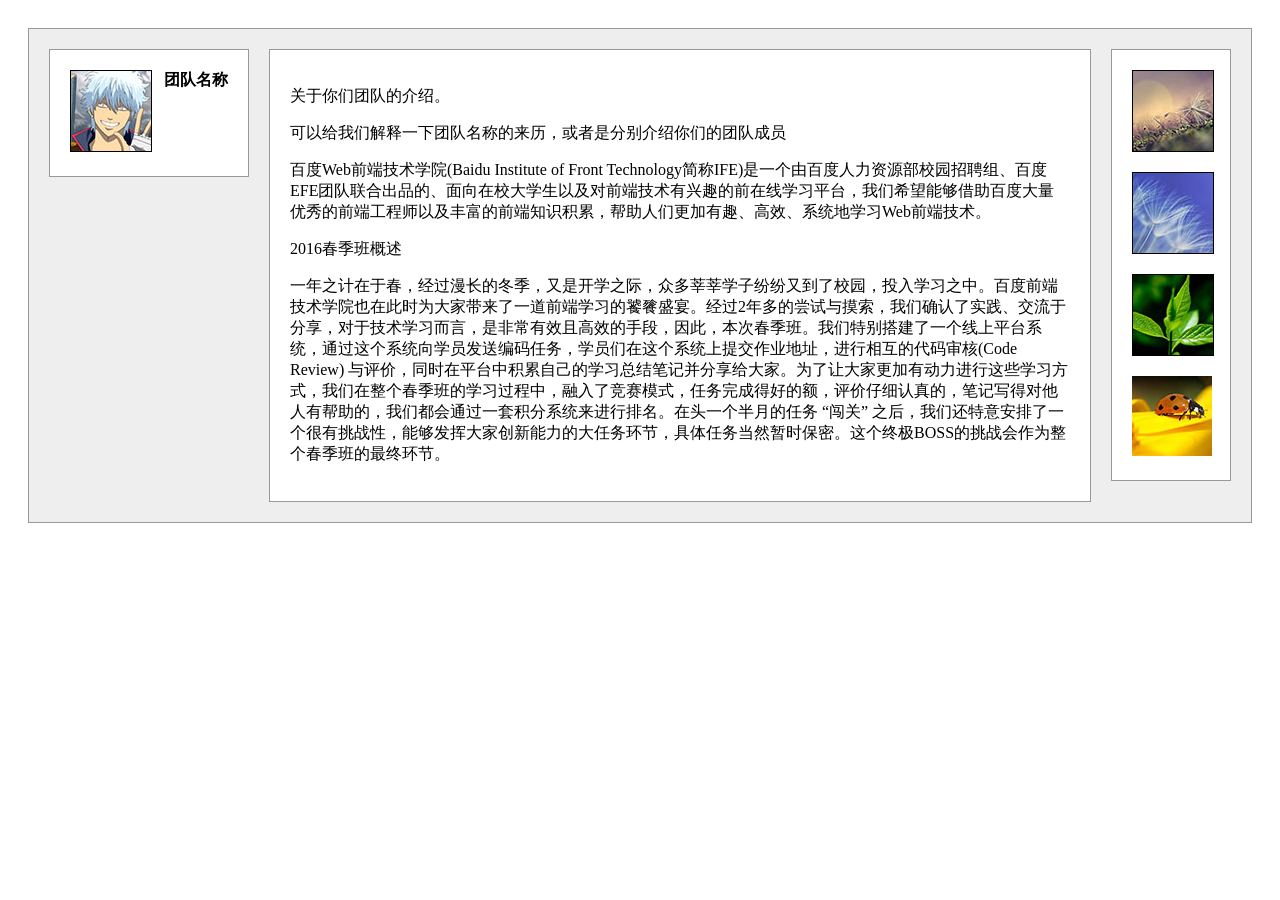
<file: xiaowei/task3.html>
<!DOCTYPE html>
<html lang="en">
<head>
	<meta charset="UTF-8">
	<title>TASK3</title>
	<link rel="stylesheet" type="text/css" href="task3.css">
</head>
<body>
	<div id="content">
		<div id="teamLeft">
			<div class="teamName">团队名称</div>
			<div class="teamLogo"><img src="images/logo.jpg"></div>
		</div>
		<div id="person">
			<img src="images/pl1.jpg" class="pic">
			<img src="images/pl2.jpg" class="pic">
			<img src="images/pl3.jpg" class="pic">
			<img src="images/pl4.jpg">
		</div>
		<div id="teamitr">
			<p>关于你们团队的介绍。</p>
			<p>可以给我们解释一下团队名称的来历，或者是分别介绍你们的团队成员</p>
			<p>
				百度Web前端技术学院(Baidu Institute of Front Technology简称IFE)是一个由百度人力资源部校园招聘组、百度EFE团队联合出品的、面向在校大学生以及对前端技术有兴趣的前在线学习平台，我们希望能够借助百度大量优秀的前端工程师以及丰富的前端知识积累，帮助人们更加有趣、高效、系统地学习Web前端技术。
			</p>
			<p>2016春季班概述</p>
			<p>
				一年之计在于春，经过漫长的冬季，又是开学之际，众多莘莘学子纷纷又到了校园，投入学习之中。百度前端技术学院也在此时为大家带来了一道前端学习的饕餮盛宴。经过2年多的尝试与摸索，我们确认了实践、交流于分享，对于技术学习而言，是非常有效且高效的手段，因此，本次春季班。我们特别搭建了一个线上平台系统，通过这个系统向学员发送编码任务，学员们在这个系统上提交作业地址，进行相互的代码审核(Code Review) 与评价，同时在平台中积累自己的学习总结笔记并分享给大家。为了让大家更加有动力进行这些学习方式，我们在整个春季班的学习过程中，融入了竞赛模式，任务完成得好的额，评价仔细认真的，笔记写得对他人有帮助的，我们都会通过一套积分系统来进行排名。在头一个半月的任务 “闯关” 之后，我们还特意安排了一个很有挑战性，能够发挥大家创新能力的大任务环节，具体任务当然暂时保密。这个终极BOSS的挑战会作为整个春季班的最终环节。
			</p>
		</div>
	</div>
</body>
</html>
</file>
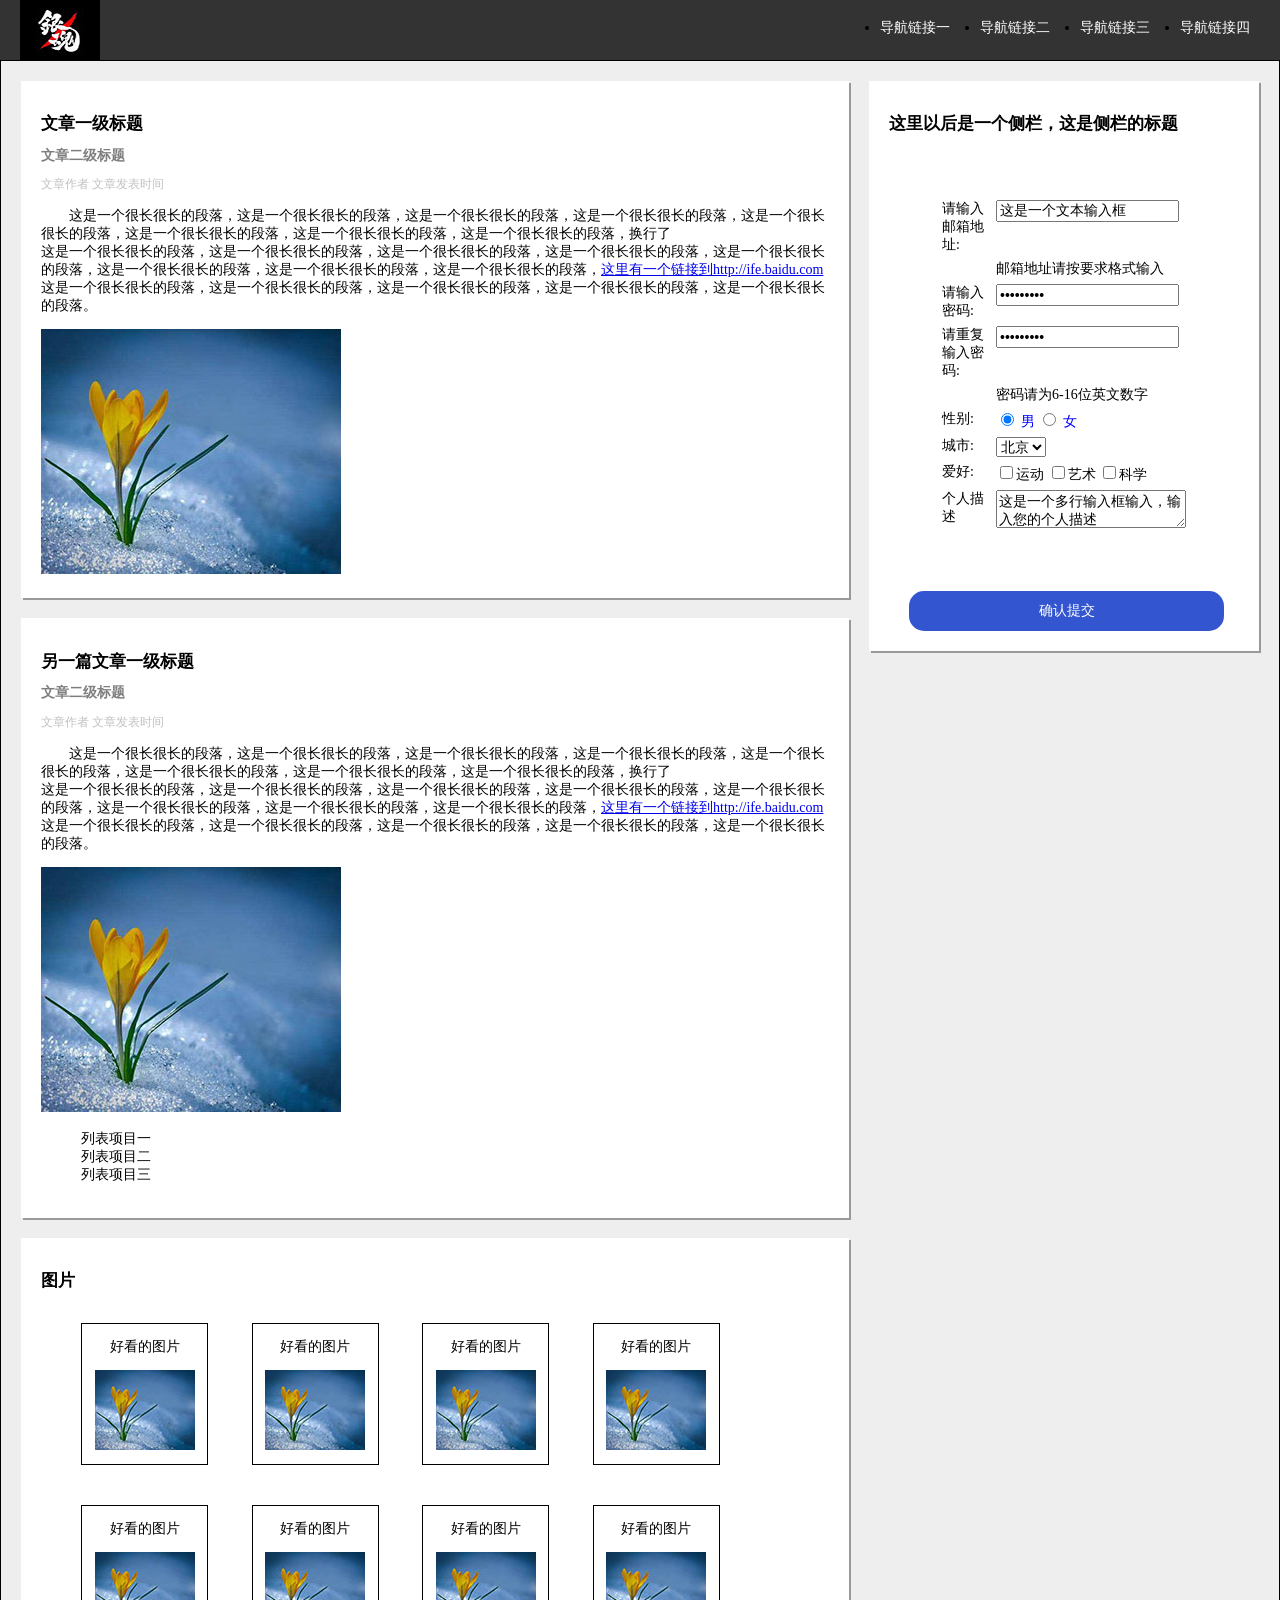
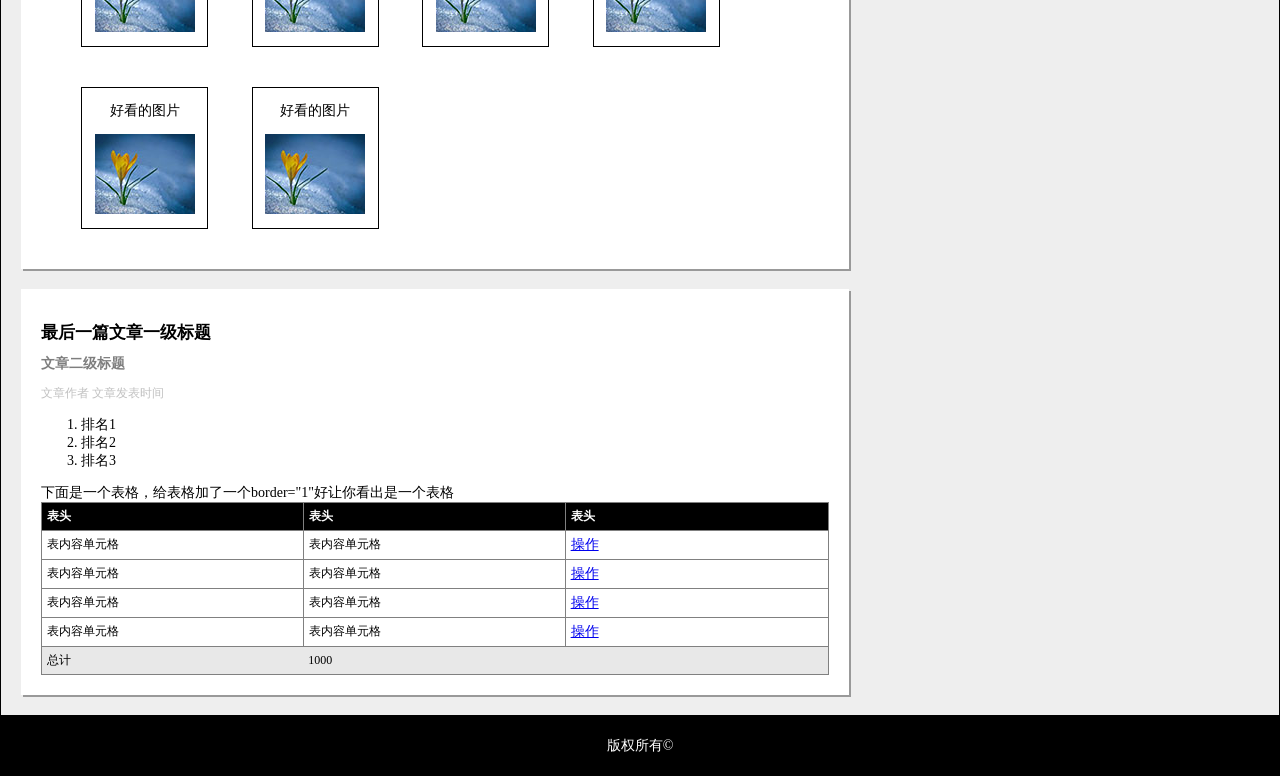
<file: xiaowei/task5.html>
<!DOCTYPE html>
<html lang="en">
<head>
	<meta charset="UTF-8">
	<title>TASK2</title>
	<link rel="stylesheet" type="text/css" href="task5.css">
</head>
<body>
<header>
<div id="nav">
	<div class="navMain">
		<div class="navLeft">
			<img src="images/yhLogo.jpg">
		</div>
		<div class="navRight">
		<ul>
			<li><a href="#">导航链接四</a></li>
			<li><a href="#">导航链接三</a></li>
			<li><a href="#">导航链接二</a></li>
			<li><a href="#">导航链接一</a></li>
		</ul>
		</div>
	</div>
</div>
</header>
<div id="main">
		<div id="sidebar">
			<h1>这里以后是一个侧栏，这是侧栏的标题</h1>
			<form>
				<div class="tableRow">
					<p><label>请输入邮箱地址: </label></p>
					<p><input type="text" value="这是一个文本输入框"></p>
				</div>
				<div class="tableRow">
					<p></p>
					<p>邮箱地址请按要求格式输入</p>
				</div>
				<div class="tableRow">
					<p><label>请输入密码: </label></p>
					<p><input type="password" value="这是一个文本输入框"><br></p>
				</div>
				<div class="tableRow">
					<p><label>请重复输入密码: </label></p>
					<p><input type="password" value="这是一个文本输入框"></p>
				</div>
				<div class="tableRow">
					<p></p>
					<p>密码请为6-16位英文数字</p>
				</div>
				<div class="tableRow">
					<p>性别: </p>
					<p class="radio">
						<input type="radio" name="sex" checked="checked"> 男
						<input type="radio" name="sex"> 女 
					</p>
				</div>
				<div class="tableRow">
					<p>城市:</p>
					<p>
						<select>
							<option value="北京">北京</option>
							<option value="成都">成都</option>
							<option value="烟台">烟台</option>
						</select> <br>
					</p>
				</div>
				<div class="tableRow">
					<p>爱好:</p>
					<p>
						<input type="checkbox" name="subject">运动
						<input type="checkbox" name="subject">艺术
						<input type="checkbox" name="subject">科学
					</p>
				</div>
				<div class="tableRow">
					<p>个人描述 </p>
					<p><textarea name="comments">这是一个多行输入框输入，输入您的个人描述</textarea><br></p>
				</div>
				<div class="tableRow">
					<p></p>
					<p></p>
				</div>
			</form>
			<input type="submit" value="确认提交" class="btn">
		</div>

		<div id="mainLeft">
		<div class="art">
			<h1>文章一级标题</h1>
			<h2>文章二级标题</h2>
			<span class="author">文章作者 文章发表时间</span>
			<p class="indent">这是一个很长很长的段落，这是一个很长很长的段落，这是一个很长很长的段落，这是一个很长很长的段落，这是一个很长很长的段落，这是一个很长很长的段落，这是一个很长很长的段落，这是一个很长很长的段落，换行了<br>
			这是一个很长很长的段落，这是一个很长很长的段落，这是一个很长很长的段落，这是一个很长很长的段落，这是一个很长很长的段落，这是一个很长很长的段落，这是一个很长很长的段落，这是一个很长很长的段落，<a href="http://ife.baidu.com">这里有一个链接到http://ife.baidu.com</a> 这是一个很长很长的段落，这是一个很长很长的段落，这是一个很长很长的段落，这是一个很长很长的段落，这是一个很长很长的段落。</p>
			<img src="images/timg.jpg">
		</div>

		<div class="art">
			<h1>另一篇文章一级标题</h1>
			<h2>文章二级标题</h2>
			<span class="author">文章作者 文章发表时间</span>
			<p class="indent">这是一个很长很长的段落，这是一个很长很长的段落，这是一个很长很长的段落，这是一个很长很长的段落，这是一个很长很长的段落，这是一个很长很长的段落，这是一个很长很长的段落，这是一个很长很长的段落，换行了<br>这是一个很长很长的段落，这是一个很长很长的段落，这是一个很长很长的段落，这是一个很长很长的段落，这是一个很长很长的段落，这是一个很长很长的段落，这是一个很长很长的段落，这是一个很长很长的段落，<a href="http://ife.baidu.com">这里有一个链接到http://ife.baidu.com</a> 这是一个很长很长的段落，这是一个很长很长的段落，这是一个很长很长的段落，这是一个很长很长的段落，这是一个很长很长的段落。</p>
			<img src="images/timg.jpg">
			<ul>
				<li>列表项目一</li>
				<li>列表项目二</li>
				<li>列表项目三</li>
			</ul>
			
		</div>

		<div class="art">
			<h1>图片</h1>
			<div class="box">
				<div class="pic">
					<p>好看的图片</p>
					<img src="images/timg1.jpg">
				</div>
				<div class="pic">
					<p>好看的图片</p>
					<img src="images/timg1.jpg">
				</div>
				<div class="pic">
					<p>好看的图片</p>
					<img src="images/timg1.jpg">
				</div>
				<div class="pic">
					<p>好看的图片</p>
					<img src="images/timg1.jpg">
				</div>
				<div class="pic">
					<p>好看的图片</p>
					<img src="images/timg1.jpg">
				</div>
				<div class="pic">
					<p>好看的图片</p>
					<img src="images/timg1.jpg">
				</div>
				<div class="pic">
					<p>好看的图片</p>
					<img src="images/timg1.jpg">
				</div>
				<div class="pic">
					<p>好看的图片</p>
					<img src="images/timg1.jpg">
				</div>
				<div class="pic">
					<p>好看的图片</p>
					<img src="images/timg1.jpg">
				</div>
				<div class="pic">
					<p>好看的图片</p>
					<img src="images/timg1.jpg">
				</div>
			</div>
		</div>

		<div class="art">
			<h1>最后一篇文章一级标题</h1>
			<h2>文章二级标题</h2>
			<span class="author">文章作者 文章发表时间</span>
			<ol>
				<li>排名1</li>
				<li>排名2</li>
				<li>排名3</li>
			</ol>
			<div>
				下面是一个表格，给表格加了一个border="1"好让你看出是一个表格
				<table>
					<tr class="headcolor">
						<th>表头</th>
						<th>表头</th>
						<th>表头</th>
					</tr>
					<tr>
						<td>表内容单元格</td>
						<td>表内容单元格</td>
						<td><a href="#">操作</a></td>
					</tr>
					<tr>
						<td>表内容单元格</td>
						<td>表内容单元格</td>
						<td><a href="#">操作</a></td>
					</tr>
					<tr>
						<td>表内容单元格</td>
						<td>表内容单元格</td>
						<td><a href="#">操作</a></td>
					</tr>
					<tr>
						<td>表内容单元格</td>
						<td>表内容单元格</td>
						<td><a href="#">操作</a></td>
					</tr>
					<tr class="lastcolor">
						<td >总计</td>
						<td colspan="2">1000</td>
					</tr>
				</table>
			</div>
		</div>
		</div> <!-- mainLeft结束 -->
</div>
<footer>
	版权所有&copy;
</footer>
</body>
</html>
</file>
<file: xiaowei/Task2/main.css>
* {
	font-size: 14px;
}
body {
	background-color: #e8e8e8;
	margin: 0;
	padding: 0;
}
header {
	position: relative;
	height: 60px;
}
h1 {
	font-size: 1.2em;
}
h2 {
	opacity: 0.5;
}
table {
	border: 1px solid gray;
	border-collapse: collapse;
}
td, th {
	font-size: 12px;
	border: thin solid gray;
	width: 1000px;
	padding: 5px;
	text-align: left;

}
tr.headcolor {
	color: #fff;
	background-color: #000;
}
tr.lastcolor {
	background-color: #e8e8e8;
	border: 0;
}
tr.lastcolor td {
	border: 0;
}
/*nav*/
#nav {
	width: 100%;
	background-color: #333;
	height: 60px;
	position: absolute;
	top: 0;
}
.navMain {
	width: 1200px;
	margin: 0 auto;
}
.navLeft {
	display: inline;
		
}
.navRight {
	position: absolute;
	right: 0;
	top: 0;
}
#nav ul li {
	float: right;
	width: 100px;
	margin-top: 5px;
	
}
#nav a {
	text-decoration: none;
	color: #fff;
}
/*mian*/
#main {
	width: 1200px;
	margin: 0 auto;
}
.indent {
	text-indent: 2em;
}
.author {
	color: #999;
	opacity: 0.6;
	font-size: 12px;
}
.art {
	width: 1200px;
	background-color: #fff;
	margin: 20px auto;
	padding: 20px;
	box-shadow: 2px 2px #999;
}
.art ul li {
	list-style-type: none;
}
.box {
	margin-left: 20px;
}
.pic {
	width: 125px;
	height: 125px;
	margin: 20px;
	border: 1px solid #000;
	text-align: center;
	padding-bottom: 15px;
}

#sidebar {
	width: 1200px;
	margin: 0 auto;
	background-color: #fff;
	padding: 20px;
	box-shadow: 2px 2px #999;
}
form {
	display: table;
	padding: 50px;
	margin-left: 200px;
}
form textarea {
	width: 760px;
	height: 100px;
}
div.tableRow {
	display: table-row;
}
div.tableRow p {
	display: table-cell;
	vertical-align: top;
	padding: 3px;
}
.btn {
	width: 90%;
	height: 40px;
	color: #fff;
	border: 0;
	border-radius: 15px;
	margin: 0 65px;
	vertical-align: middle;
	background-color: #3355d0;

}
/*footer*/
footer {
	margin: 10px;
	width: 100%;
	height: 60px;
	color: #fff;
	background-color: #000;
	text-align: center;
	line-height: 60px;
}
</file>
<file: xiaowei/Task3/main.css>
body {
	padding: 20px;
}
#content {
	display: table;
	background-color: #eee;
	border: 1px solid #999;
	padding: 20px;

}
#teamLeft {
	width: 158px;
	border: 1px solid #999;
	padding: 20px;
	background-color: #fff;
	float: left;
}
.teamLogo img {
	border: 1px solid #000;
}
.teamName {
	font-weight: bold;
	float: right;
}
#teamitr {
	padding: 20px;
	background-color: #fff;
	border: 1px solid #999;
	margin-left: 220px;
	margin-right: 140px;

}
#person {
	width: 78px;
	padding: 20px;
	background-color: #fff;
	border: 1px solid #999;
	text-align: center;
	float: right;
}
#person img.pic {
	border: 1px solid #000;
	vertical-align: middle;
	margin-bottom: 20px;
}
</file>
<file: xiaowei/Task5/main.css>
* {
	font-size: 14px;
}
body {
	background-color: #eee;
	margin: 0;
	padding: 0;
}
header {
	position: relative;
	height: 60px;
}
h1 {
	font-size: 1.2em;
}
h2 {
	opacity: 0.5;
}
table {
	border: 1px solid gray;
	border-collapse: collapse;
}
td, th {
	font-size: 12px;
	border: thin solid gray;
	width: 1000px;
	padding: 5px;
	text-align: left;

}
tr.headcolor {
	color: #fff;
	background-color: #000;
}
tr.lastcolor {
	background-color: #e8e8e8;
	border: 0;
}
tr.lastcolor td {
	border: 0;
}
/*nav*/
#nav {
	width: 100%;
	background-color: #333;
	height: 60px;
	position: absolute;
	top: 0;
}
.navMain {
	margin: 0 auto;
	height: 60px;
}
.navLeft {
	display: inline;
	margin-left: 20px;
		
}
.navRight {
	float: right;
}
#nav ul li {
	float: right;
	width: 100px;
	margin-top: 5px;
	margin-right: 0;
	
}
#nav a {
	text-decoration: none;
	color: #fff;
}

/*mian*/
#main {
	margin: 0 auto;
	position: relative;
	padding: 0;
	border: 1px solid #000;
}
#mainLeft {
	padding: 0;
	margin-left: 20px;
	margin-right: 430px;

}
#sidebar {
	float: right;
	width: 350px;
	background-color: #fff;
	margin-top: 20px;
	margin-right: 20px;
	padding: 20px;
	box-shadow: 2px 2px #999;
	
}
.indent {
	text-indent: 2em;
}
.author {
	color: #999;
	opacity: 0.6;
	font-size: 12px;
}
.art {
	background-color: #fff;
	margin: 20px auto;
	padding: 20px;
	box-shadow: 2px 2px #999;
}
.art ul li {
	list-style-type: none;
}
.box {
	margin-left: 20px;
}
.pic {
	width: 125px;
	height: 125px;
	margin: 20px;
	border: 1px solid #000;
	text-align: center;
	padding-bottom: 15px;
	display: inline-block;
}
.radio {
	color: blue;
}
form {
	display: table;
	padding: 50px;
}
form textarea {
}
div.tableRow {
	display: table-row;
}
div.tableRow p {
	display: table-cell;
	vertical-align: top;
	padding: 3px;
}
.btn {
	width: 90%;
	height: 40px;
	color: #fff;
	border: 0;
	border-radius: 15px;
	margin: 0 20px;
	vertical-align: middle;
	background-color: #3355d0;

}
/*footer*/
footer {
	height: 60px;
	background-color: #000;
	color: #fff;
	text-align: center;
	line-height: 60px;
}
</file>
<file: xiaowei/Task6/main.css>
* {
	padding: 0;
	margin: 0;
	font-size: 12px;
}
.wrap {
	width: 980px;
	height: 1386px;
	margin: 0 auto;
	
}
.top {
	position: relative;
	width: 892px;
	margin: 0 auto;
	border-bottom: 2px solid #938e8c;
}
.top_left {
	width: 110px;
	height: 61px;
	background: #d45d5c;
}
.top_left p {
	position: absolute;
	left: 8px;
	bottom: 4px;
	color: #fff;
}
.top_right {
	position: absolute;
	right: 0;
	bottom: 0;
	color: #d45d5c;
}
/*middle*/
.middle {
	margin: 0 auto;
	margin-top: 34px;
	width: 892px;
	height: 301px;
}

.middle .ad_itr {
	float: right;
	width: 203px;
	height: 301px;
	border-top: 2px solid #cc8091;

}
.middle .ad_itr .title {
	font-family: "微软雅黑";
	font-size: 24px;
	color: #000;
	line-height: 30px;
}
span.s1 {
	border-bottom: 2px solid #888686;
}
span.s2 {
	border-bottom: 2px solid #888686;
}
.middle .ad_itr .d3 {
	font-size: 12px;
	font-family: "楷体";
	color: #676767;
	line-height: 10px;
}
.middle .ad_itr .d4 {
	font-size: 116px;
	font-family: "微软雅黑";
	color: #75b86b;

}
.middle .ad_pic {
	position: relative;
	width: 641px;
	height: 301px;
}

div.d5{
	color: #cc8091;
	font-family: "微软雅黑";
	background: #fff;
	height: 55px;
}
div.d5_left {
	font-size: 55px;
	float: left;
}
div.d5_right {
	
}
div.d5_left .p1 {
	font-size: 21px;
}
div.d5_left .p1 {
	font-size: 12px;

}
.ad_content {
	margin-top: 42px;
	width: 641px;
}
.ad_content li {
	list-style-type: none;
	float: left;
	width: 200px;
	margin-right: 10px;
}
span.what,span.when,span.how {
	font-weight: bold;
	font-size: 16px;
}
span.what {
	color: #418c59;
	border-bottom: 2px solid #418c59;
}
span.when {
	color: #d2994f;
	border-bottom: 2px solid #d2994f;
}
span.how {
	border-bottom: 2px solid #cc7680;
	color: #cc7680;
	line-height: 16px;
}
div.what, div.when, div.how {
	margin-top: 11px;
	font-size: 12px;
}
div.what {
	color: #767777;
	font-family: "宋体";
	line-height: 16px;
}
div.when {
	color: #231815;
	font-family: "微软雅黑";
	line-height: 16px;
	opacity: 0.7;
}
div.how {
	font-family: "宋体";
	line-height: 20px;
	opacity: 0.7;
}
div.how_list li {
	list-style-type: none;
}
div.how_list {
	margin-top: 13px;
	line-height: 20px;
}
div.how_list span {
	color: #cd4a48;
	font-family: "微软雅黑";
	font-style: oblique;
	opacity: 0.7;

}
/*bottom*/
.bottom {
	position: relative;
	width: 892px;
	margin: 0 auto;
	margin-top: 250px;
	clear: both;
}
.bottom .bt_left {
	width: 415px;
}
.bt_left_title {
	border-bottom: 2px solid #11456b;
	margin-bottom: 25px;
}
.be_left_content {
	width: 415px;
}
.bt_left_content div.txt img{
	float: right;
	padding: 15px;
}
span.the {
	font-size: 72px;
	color: #f5e327;
	font-family: "黑体";
	font-style: oblique;
	font-weight: bold;
}
span.tec {
	font-size: 42px;
	color: #11456b;
	font-family: "黑体";
	font-weight: bold;
	line-height: 16px;
}
span.qianduan {
	font-size: 33px;
	color: #11456b;
	font-family: "黑体";
	font-weight: bold;
}
.bt_left_content div.txt {
	font-size: 12px;
	color: #767777;
	font-family: "宋体";
	line-height: 16px;
}
.bt_left_content .txt span.qian {
	font-size: 70px;
	color: #f5e327;
	font-family: "微软雅黑";
	float: left;
	margin: 25px 15px 35px 0px;
}
.bt_left_content .txt {
	vertical-align: top;
}
.bt_left_content .txt p {
	text-indent: 2em;
}
.bt_right {
	position: absolute;
	top: 0;
	right: 0;
}
.bt_right_txt {
	position: absolute;
	left: 0;
	bottom: 0;
}
.bt_right_list {
	margin-top: 20px;
	width: 459px;
	height: 318px;
	background: #eeedd6;
}
.list_txt {
	font-size: 16px;
	color: #5a5b5b;
	font-family: "宋体";
	text-align: left;
	line-height: 30px;
	padding: 35px;
}
.list_txt ul li {
	list-style-image: url(images/list.gif);

	margin-left: 20px;
}
.list_bottom .ad {
	width: 260px;
	height: 160px;
	background: #d45d5c;
	position: absolute;
	left: 0;
	bottom: 0;
}

.list_bottom .ad .left {
	font-size: 90px;
	height: 86px;
	color: #fff;
	margin-right: 2px;
	padding: 20px 5px 20px 20px;
}
.list_bottom .ad .left_line {
	display: inline-block;
	width: 2px;
	height: 68px;
	background: #fff;
}
.list_bottom .ad .ad_content {
	position: relative;
	width: 260px;
	height: 160px;
	bottom: 20px;
}
.list_bottom .ad .right {
	position: absolute;
	top: 23px;
	right: 10px;
	font-size: 21px;
	color: #fff;
	font-family: "黑体";
	font-style: oblique;
	line-height: 22px;
}
.list_bottom .ad .right_bt {
	position: absolute;
	top: 68px;
	left: 97px;
	font-size: 12px;
	line-height: 10px;
	color: #fff;
	font-family: "黑体";
}
.list_bottom .content {
	width: 170px;
	font-size: 14px;
	color: #5a5b5b;
	font-family: "黑体";
	font-style: oblique;
	line-height: 16px;
	position: absolute;
	right: 10px;
	bottom: 20px;
	
}
/*.list_bottom .content span {
	font-size: 40px;
	color: #d45d5c;
	padding: 10px;
}*/
.footer {
	width: 892px;
	height: 1px;
	background: #938e8c;
	margin: 20px auto;
	text-align: right;

}
.footer span {
	color: #d45d5c;
}
</file>
<file: xiaowei/Task7/main.css>
* {
	padding: 0;
	margin: 0;
	font-size: 12px;
}
body {
	width: 1280px;
	margin: 0 auto;
	border: 1px solid #000;
}
.nav {
	
}
.logo img {
	margin-left: 60px;
	vertical-align: middle;
}
.logo span {
	font-size: 18px;
}
.nav-content {
	margin: 0 auto;
	height: 56px;
	line-height: 56px;
}
.nav-right li{
	float: right;
	width: 100px;
	font-size: 17px;
	list-style-type: none;
}
.nav-right li span {
	color: #e74f4d;
	font-size: 17px;
}
.top-pic {
	position: relative;
	height: 691px;
}
.top-pic-txt {
	position: absolute;
	top: 230px;
	left: 117px;
	color: #fff;
	font-family: "微软雅黑";
}
p.txt1 {
	font-size: 60px;
}
p.txt2 {
	font-size: 21px;
}
.top-pic-txt .button {
	width: 330px;
	height: 65px;
	background: #e74f4d;
	font-size: 30px;
	color: #fff;
	margin-top: 65px;
	border: 0;
}
.top-list {
	height: 250px;
}
.top-list-ul {
	margin: 0 auto;
}
.top-list .top-list-ul li {
	float: left;
	font-size: 14px;
	font-family: "黑体";
	color: #767777;
	width: 200px;
	padding: 50px;
	line-height: 18px;
	margin-left: 20px;
	list-style-type: none;
	text-align: center;
}
.top-list .top-list-ul li img {
	display: block;
	margin-left: 50px;
	padding: 30px;
}
/*world*/
.world-ad {
	height: 361px;
	background: #ededed;
}
.world-ad p img {
	margin-top: 90px;
	margin-left: 594px;
}
.world-ad-txt {
	margin-top: 50px;
	margin-left: 218px;
	font-size: 53.59px;
	font-family: "黑体";
	color: #a1a1a1;
}
/*world-map*/
.world-map {
	position: relative;
}
.world-map-txt .p1{
	position: absolute;
	top: 54px;
	left: 500px;
	font-size: 21px;
	font-family: "微软雅黑";
	color: #fff;
}
.world-map-txt .p2 {
	position: absolute;
	top: 83px;
	left: 602px;
}
.world-map-txt .p3 {
	position: absolute;
	top: 108px;
	left: 449px;
	font-size: 12px;
	font-family: "微软雅黑";
	color: #fff;
}
.world-map-form {
	position: absolute;
	top: 174px;
	left: 127px;
}
.world-map-form select,input {
	width: 235px;
	height: 35px;
	margin-right: 30px;
}
.world-map-form select {
	-webkit-appearance:none;
	background: url(images/red-arrow.png) no-repeat right center transparent;
	background-color: #fff;
	padding: 5px;

}
.world-map-form input {
	width: 235px;
	height: 35px;
	background: #bf4f49;
	color: #fff;
	border: 0;
}
/*world-pic*/
.world-pic {
	
}
.world-pic-show {
	position: relative;
	height: 606px;
	background: #f7f7f7;
}
.world-pic-show ul li {
	float: left;
	width: 260px;
	list-style-type: none;
}
.world-pic-show ul {
	position: absolute;
	top: 102px;
	left: 149px;
}
.world-pic-time {
	position: relative;
	height: 567px;
}
.world-pic .time-right {
	position: absolute;
	width: 292px;
	height: 276px;
	top: 164px;
	right: 68px;
}
.world-pic .time-right .p1 {
	font-family: "微软雅黑";
	font-size: 21px;
	text-align: center;
	margin-bottom: 31px;

}
.world-pic .time-right .p1 span {
	color: #e74f4d;
	font-size: 21px;
}
.world-pic .time-right .p2 {
	font-family: "宋体";
	font-size: 12px;
	color: #c9c9c9;
	line-height: 30px;
	margin-bottom: 30px;
	text-indent: 2em;

}
.world-pic .time-right .p3 button {
	width: 103px;
	height: 31px;
	color: #e67971;
	border: 2px solid #e4666a;
	background: #fff;
	
}
.world-pic .time-right .p3 {
	text-align: center;
}
/*era*/
.era {
	position: relative;
	height: 521px;
}
.era-left {
	float: left;
	width: 427px;
	height: 521px;
	background: #e7504d;
}
.era-right {
	float: right;
}
.era-left-txt {
	position: absolute;
	top: 173px;
	left: 130px;
}
.era-left-txt p {
	text-align: center;
	font-size: 21px;
	font-family: "黑体";
	color: #fff;
}
.era-left-txt button {
	width: 166px;
	height: 40px;
	border: 1px solid #fff;
	color: #fff;
	background: #e7504d;
	margin-top: 55px;
}
.era-middle-txt {
	position: absolute;
	top: 173px;
	left: 555px;
}
.era-middle-txt p {
	text-align: center;
	font-size: 21px;
	font-family: "黑体";
}
.era-middle-txt button {
	width: 168px;
	height: 40px;
	margin-top: 55px;
	background: #fff;
	border: 1px solid #e95a58;
	color: #e95a58;
	font-size: 21px;
	font-family: "黑体";
}
/*form*/
.form {
	position: relative;
	height: 750px;
}
.volunteer {
	position: absolute;
	top: 120px;
	left: 432px;
}
.form-content {
	position: absolute;
	top: 301px;
	left: 139px;
}

.form .volunteer .p1 {
	font-size: 21px;
	font-family: "黑体";
	text-align: center;
}
.form .volunteer .red {
	width: 31px;
	height: 3px;
	background: #e74f4d;
	margin-left: 200px;
	margin-top: 10px;
	margin-bottom: 20px;
}
.form .volunteer .p2 {
	font-size: 12px;
	font-family: "微软雅黑";
	color: #b7b7b7;
	text-align: center;
	line-height: 18px;
}
.volunteer-left {
	position: absolute;
	top: 302px;
	left: 139px;
	width: 289px;
	height: 283px;
}
.volunteer-left .title {
	font-size: 14px;
	font-family: "黑体";
	color: #666160;
	margin-bottom: 27px;
}
.volunteer-left .prg {
	font-size: 12px;
	font-family: "宋体";
	line-height: 21px;
	color: #9d9b9a;
	margin-bottom: 40px;
}
.volunteer-left .arrow {
	text-align: right;
	margin-top: -45px;
	margin-bottom: 40px;
	color: #9d9b9a;
}
.form-content-form {
	width: 641px;
	height: 283px;
	position: absolute;
	top: 302px;
	right: 139px;
}
.form-content-form .textarea {
	width: auto;
}
.form-content-form input {
	background: #ededee;
	margin: 0 18px 18px 18px;
	border: 0;
	width: 275px;
	height: 41px;
}
.form-content-form .textarea {
	width: 588px;
	height: 123px;
	text-align: left;
	vertical-align: top;
}
.form-content-form .button {
	width: 588px;
}
/*contract*/
.contract {
	background: #33363f;
	height: 358px;
	text-align: center;

}
.contract-wrap {
	padding-top: 100px;
}
.contract-wrap .p1 {
	font-size: 21px;
	font-family: "黑体";
	color: #fff;
}
.contract-wrap .p2 {
	font-size: 12px;
	font-family: "宋体";
	color: #fff;
	line-height: 18px;
	margin-top: 11px;
	margin-bottom: 31px;
}
.contract-wrap input {
	margin-bottom: 37px;
	width: 431px;
	height: 40px;
	font-family: "微软雅黑";
	font-size: 14px;
	color: #aaa;
	border: 0;
	background: #fff;
	padding-left: 14px;
}
.contract-wrap span {
	line-height: 40px;
	display: inline-block;
	width: 81px;
	height: 40px;
	background: #6f7278;
	margin-left: -30px;
}
.icon ul {
	margin-left: 500px;
}
.icon ul li {
	float: left;
	list-style-type: none;
	width: 60px;
}
/*footer*/
.footer {
	position: relative;
	height: 59px;
	background: #303039;
}
.footer-left {
	position: absolute;
	top: 32px;
	left: 100px;
	font-size: 12px;
	font-family: "宋体";
	color: #fff;
}
.footer-right {
	position: absolute;
	top: 32px;
	right: 41px;
	font-size: 12px;
	font-family: "宋体";
	color: #fff;
}
</file>
<file: xiaowei/Task8/main.css>
.table {
	display: table;
	border-spacing: 10px;
}
.row {
	display: table-row;
}
.col {
	display: table-cell;
	background: #eee;
	height: 50px;
	width: 50px;
	border: 1px solid #999;
}
</file>
<file: xiaowei/Task9/main.css>
body,div,dl,dt,dd,ul,li,h1,h2,h3,h4,h5,h6,input,form,a,p,textarea{
    margin: 0;
    padding: 0;
    font-size: 12px;
}
li {
	list-style: none;
}
html,body,main {
	height: 100%;
	background: #eeedec;
}

header {
	background: #228abf;
	height: 56px;
}
.logo img {
	margin-top: 10px;
	margin-left: 50px;
}
.login {
	float: right;
	margin-top: 14px;
	margin-right: 95px;
}
.login input {
	width: 312px;
	height: 28px;
	margin-right: 20px;
	border-radius: 25px;
	padding: 2px 2px 2px 20px;
	border: 0;
	background-image: url(images/search.png) no-repeat 2px center;
}
.login span {
	display: inline-block;
	font-family: "黑体";

}
.sidebar {
	float: left;
	width: 260px;
	height: 180%;
	background: #2a2e3d;
	color: #fff;
}

.account {
	padding-top: 10px;
	width: 260px;
	height: 148px;
	margin-left: 45px;
}
.account-logo img {
	padding: 18px 18px 18px 0;
	vertical-align: middle;
}
.account-logo span {
	font-size: 16px;
	font-family: "黑体";
	color: #f6f5f5;
}
.account-colect ul li {
	float: left;
	width: 100px;
	font-size: 16px;
	font-family: "黑体";
	color: #6e8095;
}
.sidebar-list {
	font-size: 12px;
	font-family: "黑体";
	color: #6e8095;
}
.sidebar-list-1 {

	background: #383d4e;
	padding-left: 45px;
	font-family: "黑体";
	font-size: 12px;
	color: #ededef;

}
.sidebar-list-1 ul li {
}

.sidebar-list-1 .file{
	text-indent: 2em;
}
.sidebar-list-1 .file li {
	padding: 8px;
}
.sidebar-list-1 .file .document {
	text-indent: 4em;
}
.sidebar-list-2 {
	padding-left: 57px;
	font-size: 12px;
	font-family: "黑体";
	color: #6e8095;
}
.sidebar-list-2 ul li {
	padding: 20px 20px 20px 0;
}
.sidebar-list-2 .li-1,.li-3,.li-4 {
	list-style-image: url(images/collect.png);
}
.sidebar-list-2 .li-2 {
	list-style-image: url(images/share.png);
}
.sidebar-list-2 .li-5 {
	list-style-image: url(images/account-info.png);
}
main nav {
	height: 30px;
	padding-top: 8px;
	padding-left: 280px;
	font-size: 13px;
	font-family: "黑体";
	color: #aaa;
	background: #fff;
}
.main-wrap {
	margin-left: 360px;
}
.search {
	height: 85px;
	width: 890px;
	margin-top: 20px;
	background: #fff;
}
.search select {
	border: 1px solid #e1e1e2;
	-webkit-appearance: none;
	background: url(images/arrow-down.png) no-repeat right center;
	padding-right: 7px;
}
.search-1 {
	float: left;
	height: 56px;
	width: 170px;
	margin-top: 15px;
	margin-left: 30px;

}
.search-2 {
	float: left;
	height: 56px;
	width: 200px;
	margin-top: 15px;
}
.search-2 select {
	width: 120px;
	height: 25px;
	margin: 2px;
}
.search-2 ul li {
	float: left;
}
.search-2 ul li img {
	padding-top: 10px;
}
.search-3 {
	float: left;
	margin-top: 15px;
	margin-left: 20px;

}
.search-3 input {
	border: 1px solid #e1e1e2;
}
.search-3 select {
	margin: 4px;
}
.search .button {
	line-height: 85px;
}
.search .button button {
	margin-left: 30px;
	width: 51px;
	height: 26px;
	background: #388ac1;
	color: #fff;
	border: 0;
	font-size: 12px;
	font-family: "黑体";
}
.search span {
	font-size: 12px;
	font-family: "黑体";
	color: #aaa;
	padding: 5px;
}

/*price*/
.price {
	width: 890px;
	height: 65px;
	margin-top: 10px;
}
.price ul li {
	float: left;
	width: 109px;
	height: 63px;
	background: #fff;
	margin-left: 4px;
	text-align: center;
	border: 1px solid #d8d9dc;
	line-height: 27px;
}
.price .time {
	font-size: 12px;
	font-family: "微软雅黑";
	color: #323333;
}
.price .money {
	font-size: 21px;
	font-family: "微软雅黑";
	color: #ec6500;
}
.price .arrow-1,.arrow-2 {
	float: left;
	width: 29px;
	height: 63px;
	background: #fff;
	border: 1px solid #d8d9dc;
	text-align: center;
	line-height: 63px;

}
.price .arrow-1 {
	margin-right: 1px;
}
.price .arrow-2 {
	margin-left: 4px;
}
.price .history {
	float: right;
	width: 129px;
	height: 63px;
	border: 1px solid #d8d9dc;
	text-align: center;
	line-height: 80px;
	background: #fff;
	margin-left: 2px;
}
.price .history {
	text-align: center;
	font-size: 15px;
}
.price .history img {
	margin-bottom: 20px;
	vertical-align: middle;
	padding: 10px;
}
.price .history .pic span {
	margin-bottom: -40px;
	vertical-align: top;
}
/*statistic*/
.statistic {
	margin-top: 21px;
	height: 103px;
}
.statistic .year {
	padding: 6px 6px 6px 0;
}
.statistic ul li {
	float: left;
	width: 200px;
	height: 70px;
	background: #fff;
	margin-right: 27px;
}
.statistic .green-1,.blue-1,.red-1,.yellow-1 {
	float: left;
}
.statistic .txt {
	margin-top: 15px;
	margin-left: 17px;
	line-height: 23px;
}
.statistic .green,.blue,.red,.yellow {
	float: right;
	margin-top: 11px;
	margin-right: 11px;
	font-family: "微软雅黑";

}
.item {
	width: 890px;
	height: 355px;
	margin-top: 13px;
}
.item-1 {
	width: 531px;
	height: 355px;
	background: #fff;
	border-radius: 5px;
	border: 1px solid #cfd1d5;
	font-family: "宋体";

}
.nav {
	height: 40px;
	background: #f4f6f7;
	border-top-left-radius: 5px;
	border-top-right-radius: 5px;
	border-bottom: 1px solid #e6e8eb;
	line-height: 40px;
	font-family: "黑体";
	color: #aaa;
	text-indent: 2em;
}
.item-1 .nav {
	width: 531px;
}
.item-2 .nav {
	width: 349px;
}
.item .section-container table {
	border: 1px solid #ddd;
	border-collapse: collapse;
}
.item .section-container td {
	width: 99px;
	height: 28px;
	text-align: center;
}
#tab li {
	float: left;
	width: 90px;
	height: 25px;
	background: #ededef;
	margin-right: 4px;
	border-top-left-radius: 5px;
	border-top-right-radius: 5px;
	text-align: center;
	line-height: 25px;
}
#tab {
	border-bottom: 1px solid #cbcccc;
	height: 25px;
}
#table2,#table3,#table4,#table5 {
	display: none;
}
.section-container {
	height: 315px;
	padding: 15px 20px 0;
}
#tab .li-1 {
	border-width: 1px 1px 0 1px;
	border-style: solid;
	border-color: #cbcccc;
	background: #fff;
}
ul.project-table {
	border-width: 0 1px 1px 1px;
	border-style: solid;
	border-color: #cbcccc;
	padding: 30px 28px 30px 40px;
	font-family: "宋体";
}
.item-2 {
	height: 355px;
	width: 349px;
	float: right;
	background: #fff;
	border: 1px solid #cfd1d5;
	border-radius: 5px;
}
.item-2-wrap {
	padding-top: 17px;
	padding-left: 51px;
}
span.title {
	font-size: 12px;
	font-family: "微软雅黑";
	color: #c3c2c2;
}
.item-2 table {
	border-collapse: collapse;
}
.item-2 .td-1 {
	width: 95px;
	height: 43px;
	border-width: 1px 1px 1px 0;
	border-style: solid;
	border-color: #e7e7e7;
	line-height: 20px;
	padding-left: 11px;
}
.item-2 .td-2 {
	width: 185px;
	height: 43px;
	border-width: 1px 0 1px 1px;
	border-style: solid;
	border-color: #e7e7e7;
	line-height: 20px;
	padding-left: 11px;
}
.item-2 .button {
	margin-top: 112px;
	width: 280px;
	border-width: 1px 0 0 0;
	border-style: solid;
	border-color: #e7e7e7;
	padding-top: 5px;
}
.item-2 .button button {
	width: 51px;
	height: 26px;
	color: #fff;
	font-family: "黑体";
	background: #388bc1;
	border: 0;
	margin-left: 133px;
}
.item-2 .button input {
	width: 14px;
	height: 14px;
	background: #d5d5d5;
	vertical-align: middle;
	border: 0;
}
/*footer*/ 
.footer {
	width: 890px;
	height: 354px;
	margin-bottom: 100px;
}
#select {
	margin-left: 20px;
	height: 38px;
	width: 308px;
	font-family: "黑体";
	margin-top: 15px;
}
#select select {
	-webkit-appearance: none;
	background: url(images/arrow-down.png) no-repeat right center;
}
#select .s-1 {
	width: 61px;
	height: 19px;
	margin-left: 4px;
	margin-top: 0;
	padding: 0;
}
#select .s-2 {
	width: 82px;
	height: 19px;
	margin-left: 4px;
}
#select .s-3 {
	width: 72px;
	height: 19px;
	margin-left: 4px;
}
#select .s-4 {
	width: 61px;
	height: 19px;
	-webkit-appearance: none;
}
.calendar {
	width: 350px;
	height: 354px;
	background: #fff;
	margin-top: 15px;
	border: 1px solid #cfd1d5;
	border-radius: 5px;
}
.calendar #tbody {
	text-align: center;
	margin: 0 auto;
}
.calendar #tbody td {
	text-align: center;

	font-family: "黑体";
	font-size: 12px;
	width: 38px;
	height: 38px;
}
#tr-1  {
	border-top:2px solid #a9cfec;
	border-bottom: 2px solid #e1e2e2;
	
}
#tbody {
	border-collapse: collapse;
}
#tr-1 tbody {
	margin-top: 10px;
}
#tbody .note {
	color: #c9161d;
}
#tbody .note-1 {
	border: 1px solid #f8d564;
}
.car {
	float: right;
	width: 530px;
	height: 354px;
	background: #fff;
	border: 1px solid #cfd1d5;
	border-radius: 5px;
}

.group table {
	border-collapse: collapse;
	margin: 30px auto;
	

}
.group table td,th {
	border: 1px solid #cbcbcb;
	margin-right: 90px;
}
.group th.index {
	
}
.group .rank {
	width: 65px;
}
.group .brand {
	width: 89px;
}
.group .index {
	width: 289px;
}
.group .car-sum {
	display: inline-block;
	width: 168px;
	height: 4px;
	background: #ddd;
	margin-left: 15px;
	font-family: "黑体";
}
.group tbody tr td {
	text-align: center;
	padding: 5px;
	font-family: "黑体";
}
.group b {
	display: block;
	background: #7ecaef;
	height: 4px;

}
.group .car-1 {
	background: #ed6e52;
		width: 80%;
}
.group .car-2 {
	background: #ef8050;
	width: 60%;
}
.group .car-3 {
	background: #f19e4f;
	width: 50%;
}
.group .car-4 {
	width: 47%;
}
.group .car-5 {
	width: 43%;
}
.group .car-6 {
	width: 41%;
}
.group .car-7 {
	width: 37%;
}
.group .car-8 {
	width: 33%;
}
.group .car-9 {
	width: 30%;
}
.group .car-10 {
	width: 28%;
}
.group .txt {
	display: inline-block;
}
.group #tr-bottom td {
	border-bottom: 0;
}
</file>
<file: xiaowei/task2.css>
* {
	font-size: 14px;
}
body {
	background-color: #e8e8e8;
	margin: 0;
	padding: 0;
}
header {
	position: relative;
	height: 60px;
}
h1 {
	font-size: 1.2em;
}
h2 {
	opacity: 0.5;
}
table {
	border: 1px solid gray;
	border-collapse: collapse;
}
td, th {
	font-size: 12px;
	border: thin solid gray;
	width: 1000px;
	padding: 5px;
	text-align: left;

}
tr.headcolor {
	color: #fff;
	background-color: #000;
}
tr.lastcolor {
	background-color: #e8e8e8;
	border: 0;
}
tr.lastcolor td {
	border: 0;
}
/*nav*/
#nav {
	width: 100%;
	background-color: #333;
	height: 60px;
	position: absolute;
	top: 0;
}
.navMain {
	width: 1200px;
	margin: 0 auto;
}
.navLeft {
	display: inline;
		
}
.navRight {
	position: absolute;
	right: 0;
	top: 0;
}
#nav ul li {
	float: right;
	width: 100px;
	margin-top: 5px;
	
}
#nav a {
	text-decoration: none;
	color: #fff;
}
/*mian*/
#main {
	width: 1200px;
	margin: 0 auto;
}
.indent {
	text-indent: 2em;
}
.author {
	color: #999;
	opacity: 0.6;
	font-size: 12px;
}
.art {
	width: 1200px;
	background-color: #fff;
	margin: 20px auto;
	padding: 20px;
	box-shadow: 2px 2px #999;
}
.art ul li {
	list-style-type: none;
}
.box {
	margin-left: 20px;
}
.pic {
	width: 125px;
	height: 125px;
	margin: 20px;
	border: 1px solid #000;
	text-align: center;
	padding-bottom: 15px;
}

#sidebar {
	width: 1200px;
	margin: 0 auto;
	background-color: #fff;
	padding: 20px;
	box-shadow: 2px 2px #999;
}
form {
	display: table;
	padding: 50px;
	margin-left: 200px;
}
form textarea {
	width: 760px;
	height: 100px;
}
div.tableRow {
	display: table-row;
}
div.tableRow p {
	display: table-cell;
	vertical-align: top;
	padding: 3px;
}
.btn {
	width: 90%;
	height: 40px;
	color: #fff;
	border: 0;
	border-radius: 15px;
	margin: 0 65px;
	vertical-align: middle;
	background-color: #3355d0;

}
/*footer*/
footer {
	margin: 10px;
	width: 100%;
	height: 60px;
	color: #fff;
	background-color: #000;
	text-align: center;
	line-height: 60px;
}
</file>
<file: xiaowei/task3.css>
body {
	padding: 20px;
}
#content {
	display: table;
	background-color: #eee;
	border: 1px solid #999;
	padding: 20px;

}
#teamLeft {
	width: 158px;
	border: 1px solid #999;
	padding: 20px;
	background-color: #fff;
	float: left;
}
.teamLogo img {
	border: 1px solid #000;
}
.teamName {
	font-weight: bold;
	float: right;
}
#teamitr {
	padding: 20px;
	background-color: #fff;
	border: 1px solid #999;
	margin-left: 220px;
	margin-right: 140px;

}
#person {
	width: 78px;
	padding: 20px;
	background-color: #fff;
	border: 1px solid #999;
	text-align: center;
	float: right;
}
#person img.pic {
	border: 1px solid #000;
	vertical-align: middle;
	margin-bottom: 20px;
}
</file>
<file: xiaowei/task5.css>
* {
	font-size: 14px;
}
body {
	background-color: #eee;
	margin: 0;
	padding: 0;
}
header {
	position: relative;
	height: 60px;
}
h1 {
	font-size: 1.2em;
}
h2 {
	opacity: 0.5;
}
table {
	border: 1px solid gray;
	border-collapse: collapse;
}
td, th {
	font-size: 12px;
	border: thin solid gray;
	width: 1000px;
	padding: 5px;
	text-align: left;

}
tr.headcolor {
	color: #fff;
	background-color: #000;
}
tr.lastcolor {
	background-color: #e8e8e8;
	border: 0;
}
tr.lastcolor td {
	border: 0;
}
/*nav*/
#nav {
	width: 100%;
	background-color: #333;
	height: 60px;
	position: absolute;
	top: 0;
}
.navMain {
	margin: 0 auto;
	height: 60px;
}
.navLeft {
	display: inline;
	margin-left: 20px;
		
}
.navRight {
	float: right;
}
#nav ul li {
	float: right;
	width: 100px;
	margin-top: 5px;
	margin-right: 0;
	
}
#nav a {
	text-decoration: none;
	color: #fff;
}

/*mian*/
#main {
	margin: 0 auto;
	position: relative;
	padding: 0;
	border: 1px solid #000;
}
#mainLeft {
	padding: 0;
	margin-left: 20px;
	margin-right: 430px;

}
#sidebar {
	float: right;
	width: 350px;
	background-color: #fff;
	margin-top: 20px;
	margin-right: 20px;
	padding: 20px;
	box-shadow: 2px 2px #999;
	
}
.indent {
	text-indent: 2em;
}
.author {
	color: #999;
	opacity: 0.6;
	font-size: 12px;
}
.art {
	background-color: #fff;
	margin: 20px auto;
	padding: 20px;
	box-shadow: 2px 2px #999;
}
.art ul li {
	list-style-type: none;
}
.box {
	margin-left: 20px;
}
.pic {
	width: 125px;
	height: 125px;
	margin: 20px;
	border: 1px solid #000;
	text-align: center;
	padding-bottom: 15px;
	display: inline-block;
}
.radio {
	color: blue;
}
form {
	display: table;
	padding: 50px;
}
form textarea {
}
div.tableRow {
	display: table-row;
}
div.tableRow p {
	display: table-cell;
	vertical-align: top;
	padding: 3px;
}
.btn {
	width: 90%;
	height: 40px;
	color: #fff;
	border: 0;
	border-radius: 15px;
	margin: 0 20px;
	vertical-align: middle;
	background-color: #3355d0;

}
/*footer*/
footer {
	height: 60px;
	background-color: #000;
	color: #fff;
	text-align: center;
	line-height: 60px;
}
</file>
